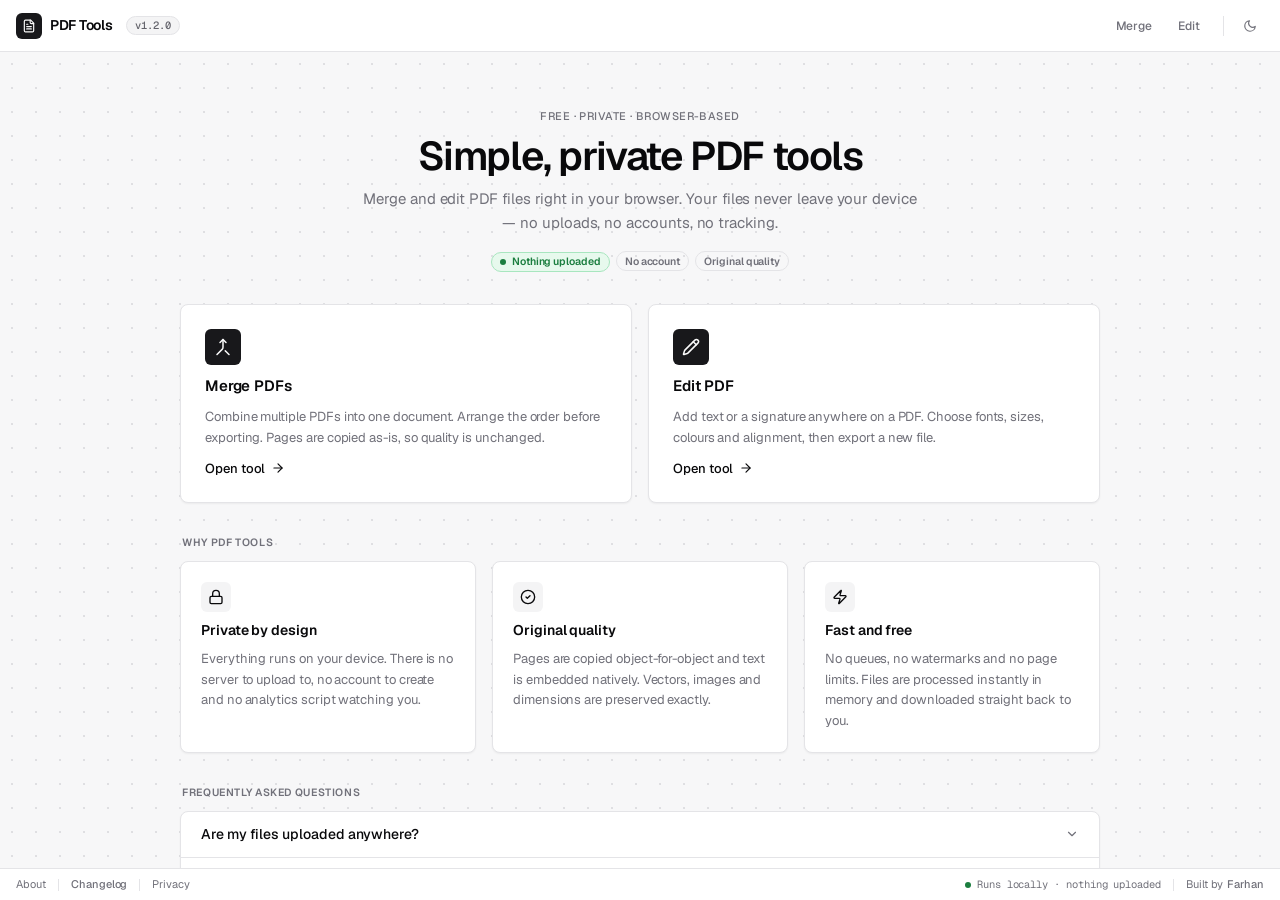
<file: index.html>
<!DOCTYPE html>
<html lang="en">
<head>
  <meta charset="utf-8">
  <meta name="viewport" content="width=device-width, initial-scale=1, viewport-fit=cover">
  <title>PDF Tools — Free, Private, Browser-Based PDF Merger &amp; Editor</title>
  <meta name="description" content="Free browser-based PDF tools. Merge PDFs and add text or a signature to any PDF privately — files never leave your device. No uploads, no accounts, no tracking.">
  <meta name="author" content="Farhan — farhan.app">
  <meta name="robots" content="index, follow, max-image-preview:large">
  <link rel="canonical" href="https://pdf.farhan.app/">
  <meta name="theme-color" content="#ffffff">
  <meta name="color-scheme" content="light dark">

  <meta property="og:type" content="website">
  <meta property="og:site_name" content="PDF Tools">
  <meta property="og:locale" content="en_GB">
  <meta property="og:title" content="PDF Tools — Free, Private, Browser-Based">
  <meta property="og:description" content="Merge and edit PDF files directly in your browser. No uploads, no accounts, no tracking.">
  <meta property="og:url" content="https://pdf.farhan.app/">
  <meta property="og:image" content="https://pdf.farhan.app/assets/og-home.png">
  <meta property="og:image:width" content="1200">
  <meta property="og:image:height" content="630">
  <meta property="og:image:alt" content="PDF Tools — simple, private PDF tools that run in your browser">
  <meta name="twitter:card" content="summary_large_image">
  <meta name="twitter:title" content="PDF Tools — Free, Private, Browser-Based">
  <meta name="twitter:description" content="Merge and edit PDF files directly in your browser. Built by Farhan — farhan.app">
  <meta name="twitter:image" content="https://pdf.farhan.app/assets/og-home.png">

  <link rel="icon" href="/assets/icon.svg" type="image/svg+xml">
  <link rel="apple-touch-icon" href="/assets/apple-touch-icon.png">
  <link rel="manifest" href="/manifest.webmanifest">
  <link rel="preload" href="/assets/fonts/geist-latin.woff2" as="font" type="font/woff2" crossorigin>
  <link rel="stylesheet" href="/assets/css/fonts.css?v=1.2.0">
  <link rel="stylesheet" href="/assets/css/tokens.css?v=1.2.0">
  <link rel="stylesheet" href="/assets/css/base.css?v=1.2.0">
  <link rel="stylesheet" href="/assets/css/primitives.css?v=1.2.0">
  <link rel="stylesheet" href="/assets/css/shell.css?v=1.2.0">
  <link rel="stylesheet" href="/assets/css/pages/common.css?v=1.2.0">
  <link rel="stylesheet" href="/assets/css/pages/landing.css?v=1.2.0">
  <link rel="stylesheet" href="/assets/css/responsive.css?v=1.2.0">
  <script>
    // Apply the stored theme before first paint to avoid a flash.
    (function () {
      try {
        var t = localStorage.getItem("app-theme");
        if (t === "dark" || t === "light") document.documentElement.setAttribute("data-theme", t);
        var dark = t ? t === "dark" : matchMedia("(prefers-color-scheme: dark)").matches;
        var m = document.querySelector('meta[name="theme-color"]');
        if (m) m.setAttribute("content", dark ? "#09090b" : "#ffffff");
      } catch (_) {}
    })();
  </script>
  <script type="application/ld+json">
  {
    "@context": "https://schema.org",
    "@graph": [
      {
        "@type": "WebSite",
        "@id": "https://pdf.farhan.app/#website",
        "url": "https://pdf.farhan.app/",
        "name": "PDF Tools",
        "description": "Free, private, browser-based PDF tools. Merge PDFs and add text or a signature to any PDF without uploading anything.",
        "inLanguage": "en",
        "publisher": { "@id": "https://farhan.app/#person" }
      },
      {
        "@type": "Person",
        "@id": "https://farhan.app/#person",
        "name": "Farhan",
        "url": "https://farhan.app"
      },
      {
        "@type": "WebApplication",
        "@id": "https://pdf.farhan.app/#app",
        "name": "PDF Tools",
        "url": "https://pdf.farhan.app/",
        "applicationCategory": "UtilitiesApplication",
        "operatingSystem": "Any",
        "browserRequirements": "Requires JavaScript",
        "isAccessibleForFree": true,
        "offers": { "@type": "Offer", "price": "0", "priceCurrency": "USD" },
        "featureList": [
          "Merge multiple PDF files into one",
          "Add text to any PDF page",
          "Add a signature or image to a PDF",
          "All processing happens in the browser"
        ],
        "author": { "@id": "https://farhan.app/#person" }
      },
      {
        "@type": "FAQPage",
        "mainEntity": [
          {
            "@type": "Question",
            "name": "Are my files uploaded anywhere?",
            "acceptedAnswer": { "@type": "Answer", "text": "No. Every tool runs entirely in your browser using JavaScript. Your PDFs are read from your device, processed in memory and downloaded back to you. There is no server, no account and no analytics." }
          },
          {
            "@type": "Question",
            "name": "Is there a file size limit?",
            "acceptedAnswer": { "@type": "Answer", "text": "There is no fixed limit. The only constraint is your browser's available memory, so very large files work best on a desktop browser." }
          },
          {
            "@type": "Question",
            "name": "Does merging or editing reduce quality?",
            "acceptedAnswer": { "@type": "Answer", "text": "No. Pages are copied object-for-object and text or images are embedded natively into the original PDF. Nothing is rasterised or recompressed." }
          },
          {
            "@type": "Question",
            "name": "Which fonts can I use in the editor?",
            "acceptedAnswer": { "@type": "Answer", "text": "Helvetica, Times and Courier work fully offline. You can also pick from more than 1,900 Google Fonts; the font file is only fetched from Google when you choose one, and it is embedded into your PDF." }
          },
          {
            "@type": "Question",
            "name": "Can I open a password-protected PDF?",
            "acceptedAnswer": { "@type": "Answer", "text": "Not yet. Remove the password first, for example by printing the file to a new PDF, then merge or edit the unprotected copy." }
          }
        ]
      }
    ]
  }
  </script>
</head>
<body>
  <a class="skip-link" href="#main">Skip to content</a>

  <header class="topbar">
    <a href="/" class="topbar-logo" aria-current="page">
      <span class="logo-mark" aria-hidden="true">
        <svg class="icon" viewBox="0 0 24 24" focusable="false"><path d="M15 2H6a2 2 0 0 0-2 2v16a2 2 0 0 0 2 2h12a2 2 0 0 0 2-2V7Z"/><path d="M14 2v4a2 2 0 0 0 2 2h4"/><path d="M10 9H8"/><path d="M16 13H8"/><path d="M16 17H8"/></svg>
      </span>
      <span>PDF Tools</span>
    </a>
    <a href="/changelog/" class="version-pill">v1.2.0<span class="visually-hidden"> — view changelog</span></a>

    <div class="topbar-spacer"></div>

    <nav class="topbar-nav" aria-label="Tools">
      <a class="btn btn-ghost btn-sm" href="/merge/">Merge</a>
      <a class="btn btn-ghost btn-sm" href="/edit/">Edit</a>
    </nav>
    <span class="topbar-divider" aria-hidden="true"></span>
    <button type="button" class="btn btn-ghost btn-icon btn-sm" data-theme-toggle aria-label="Switch to dark theme">
      <svg class="icon icon-sm theme-icon-light" viewBox="0 0 24 24" aria-hidden="true" focusable="false"><circle cx="12" cy="12" r="4"/><path d="M12 2v2M12 20v2M4.93 4.93l1.41 1.41M17.66 17.66l1.41 1.41M2 12h2M20 12h2M6.34 17.66l-1.41 1.41M19.07 4.93l-1.41 1.41"/></svg>
      <svg class="icon icon-sm theme-icon-dark" viewBox="0 0 24 24" aria-hidden="true" focusable="false"><path d="M21 12.79A9 9 0 1 1 11.21 3 7 7 0 0 0 21 12.79Z"/></svg>
    </button>
  </header>

  <main id="main" class="main" tabindex="-1">
    <div class="canvas-area">
      <div class="page">
        <section class="hero" aria-labelledby="heroTitle">
          <p class="eyebrow">Free · Private · Browser-based</p>
          <h1 id="heroTitle" class="page-title">Simple, private PDF tools</h1>
          <p class="page-sub">Merge and edit PDF files right in your browser. Your files never leave your device — no uploads, no accounts, no tracking.</p>
          <ul class="hero-badges">
            <li><span class="chip chip-green"><span class="chip-dot" aria-hidden="true"></span>Nothing uploaded</span></li>
            <li><span class="chip chip-outline">No account</span></li>
            <li><span class="chip chip-outline">Original quality</span></li>
          </ul>
        </section>

        <section aria-labelledby="toolsTitle">
          <h2 id="toolsTitle" class="visually-hidden">Tools</h2>
          <ul class="tool-grid">
            <li>
              <article class="tool-card">
                <span class="tool-card__icon" aria-hidden="true">
                  <svg class="icon" viewBox="0 0 24 24" focusable="false"><path d="m8 6 4-4 4 4"/><path d="M12 2v10.3a4 4 0 0 1-1.172 2.872L4 22"/><path d="m20 22-5-5"/></svg>
                </span>
                <h3><a href="/merge/">Merge PDFs</a></h3>
                <p>Combine multiple PDFs into one document. Arrange the order before exporting. Pages are copied as-is, so quality is unchanged.</p>
                <span class="tool-card__cta" aria-hidden="true">Open tool <svg class="icon icon-sm" viewBox="0 0 24 24" focusable="false"><path d="M5 12h14"/><path d="m12 5 7 7-7 7"/></svg></span>
              </article>
            </li>
            <li>
              <article class="tool-card">
                <span class="tool-card__icon" aria-hidden="true">
                  <svg class="icon" viewBox="0 0 24 24" focusable="false"><path d="M21.174 6.812a1 1 0 0 0-3.986-3.987L3.842 16.174a2 2 0 0 0-.5.83l-1.321 4.352a.5.5 0 0 0 .623.622l4.353-1.32a2 2 0 0 0 .83-.497z"/><path d="m15 5 4 4"/></svg>
                </span>
                <h3><a href="/edit/">Edit PDF</a></h3>
                <p>Add text or a signature anywhere on a PDF. Choose fonts, sizes, colours and alignment, then export a new file.</p>
                <span class="tool-card__cta" aria-hidden="true">Open tool <svg class="icon icon-sm" viewBox="0 0 24 24" focusable="false"><path d="M5 12h14"/><path d="m12 5 7 7-7 7"/></svg></span>
              </article>
            </li>
          </ul>
        </section>

        <section class="landing-section" aria-labelledby="whyTitle">
          <h2 id="whyTitle" class="section-title">Why PDF Tools</h2>
          <ul class="feature-grid">
            <li class="feature">
              <span class="feature__icon" aria-hidden="true"><svg class="icon" viewBox="0 0 24 24" focusable="false"><rect width="18" height="11" x="3" y="11" rx="2" ry="2"/><path d="M7 11V7a5 5 0 0 1 10 0v4"/></svg></span>
              <h3>Private by design</h3>
              <p>Everything runs on your device. There is no server to upload to, no account to create and no analytics script watching you.</p>
            </li>
            <li class="feature">
              <span class="feature__icon" aria-hidden="true"><svg class="icon" viewBox="0 0 24 24" focusable="false"><circle cx="12" cy="12" r="10"/><path d="m9 12 2 2 4-4"/></svg></span>
              <h3>Original quality</h3>
              <p>Pages are copied object-for-object and text is embedded natively. Vectors, images and dimensions are preserved exactly.</p>
            </li>
            <li class="feature">
              <span class="feature__icon" aria-hidden="true"><svg class="icon" viewBox="0 0 24 24" focusable="false"><path d="M4 14a1 1 0 0 1-.78-1.63l9.9-10.2a.5.5 0 0 1 .86.46l-1.92 6.02A1 1 0 0 0 13 10h7a1 1 0 0 1 .78 1.63l-9.9 10.2a.5.5 0 0 1-.86-.46l1.92-6.02A1 1 0 0 0 11 14z"/></svg></span>
              <h3>Fast and free</h3>
              <p>No queues, no watermarks and no page limits. Files are processed instantly in memory and downloaded straight back to you.</p>
            </li>
          </ul>
        </section>

        <section class="landing-section" aria-labelledby="faqTitle">
          <h2 id="faqTitle" class="section-title">Frequently asked questions</h2>
          <ul class="faq">
            <li>
              <details>
                <summary>Are my files uploaded anywhere? <svg class="icon icon-sm" viewBox="0 0 24 24" aria-hidden="true" focusable="false"><path d="m6 9 6 6 6-6"/></svg></summary>
                <div><p>No. Every tool runs entirely in your browser using JavaScript. Your PDFs are read from your device, processed in memory and downloaded back to you. There is no server, no account and no analytics.</p></div>
              </details>
            </li>
            <li>
              <details>
                <summary>Is there a file size limit? <svg class="icon icon-sm" viewBox="0 0 24 24" aria-hidden="true" focusable="false"><path d="m6 9 6 6 6-6"/></svg></summary>
                <div><p>There is no fixed limit. The only constraint is your browser’s available memory, so very large files work best on a desktop browser.</p></div>
              </details>
            </li>
            <li>
              <details>
                <summary>Does merging or editing reduce quality? <svg class="icon icon-sm" viewBox="0 0 24 24" aria-hidden="true" focusable="false"><path d="m6 9 6 6 6-6"/></svg></summary>
                <div><p>No. Pages are copied object-for-object and text or images are embedded natively into the original PDF. Nothing is rasterised or recompressed.</p></div>
              </details>
            </li>
            <li>
              <details>
                <summary>Which fonts can I use in the editor? <svg class="icon icon-sm" viewBox="0 0 24 24" aria-hidden="true" focusable="false"><path d="m6 9 6 6 6-6"/></svg></summary>
                <div><p>Helvetica, Times and Courier work fully offline. You can also pick from more than 1,900 Google Fonts; the font file is only fetched from Google when you choose one, and it is embedded into your PDF.</p></div>
              </details>
            </li>
            <li>
              <details>
                <summary>Can I open a password-protected PDF? <svg class="icon icon-sm" viewBox="0 0 24 24" aria-hidden="true" focusable="false"><path d="m6 9 6 6 6-6"/></svg></summary>
                <div><p>Not yet. Remove the password first, for example by printing the file to a new PDF, then merge or edit the unprotected copy.</p></div>
              </details>
            </li>
          </ul>
        </section>
      </div>
    </div>
  </main>

  <footer class="app-footer">
    <button type="button" class="app-footer__link" data-dialog-open="aboutDialog">About</button>
    <span class="footer-sep" aria-hidden="true"></span>
    <a href="/changelog/">Changelog</a>
    <span class="footer-sep" aria-hidden="true"></span>
    <button type="button" class="app-footer__link" data-dialog-open="privacyDialog">Privacy</button>
    <span class="footer-spacer"></span>
    <span class="footer-meta">Runs locally · nothing uploaded</span>
    <span class="footer-sep" aria-hidden="true"></span>
    <span class="footer-credit">Built by <a href="https://farhan.app" rel="noopener">Farhan</a></span>
  </footer>

  <nav class="mobile-nav" aria-label="Primary">
    <ul>
      <li>
        <a class="mobile-nav-item" href="/" aria-current="page">
          <span class="mobile-nav-icon" aria-hidden="true"><svg class="icon" viewBox="0 0 24 24" focusable="false"><path d="M3 9.5 12 3l9 6.5V20a1 1 0 0 1-1 1h-5v-6H9v6H4a1 1 0 0 1-1-1z"/></svg></span>
          Home
        </a>
      </li>
      <li>
        <a class="mobile-nav-item" href="/merge/">
          <span class="mobile-nav-icon" aria-hidden="true"><svg class="icon" viewBox="0 0 24 24" focusable="false"><path d="m8 6 4-4 4 4"/><path d="M12 2v10.3a4 4 0 0 1-1.172 2.872L4 22"/><path d="m20 22-5-5"/></svg></span>
          Merge
        </a>
      </li>
      <li>
        <a class="mobile-nav-item" href="/edit/">
          <span class="mobile-nav-icon" aria-hidden="true"><svg class="icon" viewBox="0 0 24 24" focusable="false"><path d="M21.174 6.812a1 1 0 0 0-3.986-3.987L3.842 16.174a2 2 0 0 0-.5.83l-1.321 4.352a.5.5 0 0 0 .623.622l4.353-1.32a2 2 0 0 0 .83-.497z"/><path d="m15 5 4 4"/></svg></span>
          Edit
        </a>
      </li>
      <li>
        <button type="button" class="mobile-nav-item" data-theme-toggle aria-label="Switch to dark theme">
          <span class="mobile-nav-icon" aria-hidden="true">
            <svg class="icon theme-icon-light" viewBox="0 0 24 24" focusable="false"><circle cx="12" cy="12" r="4"/><path d="M12 2v2M12 20v2M4.93 4.93l1.41 1.41M17.66 17.66l1.41 1.41M2 12h2M20 12h2M6.34 17.66l-1.41 1.41M19.07 4.93l-1.41 1.41"/></svg>
            <svg class="icon theme-icon-dark" viewBox="0 0 24 24" focusable="false"><path d="M21 12.79A9 9 0 1 1 11.21 3 7 7 0 0 0 21 12.79Z"/></svg>
          </span>
          Theme
        </button>
      </li>
    </ul>
  </nav>

  <dialog class="modal" id="aboutDialog" aria-labelledby="aboutTitle">
    <div class="modal__inner">
      <div class="modal__header">
        <h2 id="aboutTitle" class="modal__title">About PDF Tools</h2>
        <button type="button" class="btn btn-ghost btn-icon btn-sm" data-dialog-close aria-label="Close dialog">
          <svg class="icon" viewBox="0 0 24 24" aria-hidden="true" focusable="false"><path d="M18 6 6 18M6 6l12 12"/></svg>
        </button>
      </div>
      <div class="modal__body">
        <p>PDF Tools is a small set of free, browser-based utilities for everyday PDF jobs: merging files and adding text or a signature to a page.</p>
        <p class="modal__muted">Everything runs client-side with <a href="https://pdf-lib.js.org/" rel="noopener">pdf-lib</a> and <a href="https://mozilla.github.io/pdf.js/" rel="noopener">pdf.js</a>. There is no backend, no database and no account.</p>
        <ul class="modal__links">
          <li>Built by <a href="https://farhan.app" rel="noopener">Farhan</a></li>
          <li>Design benchmarked against <a href="https://app-blueprint.farhan.app/" rel="noopener">App Blueprint</a></li>
        </ul>
      </div>
    </div>
  </dialog>

  <dialog class="modal" id="privacyDialog" aria-labelledby="privacyTitle">
    <div class="modal__inner">
      <div class="modal__header">
        <h2 id="privacyTitle" class="modal__title">Privacy</h2>
        <button type="button" class="btn btn-ghost btn-icon btn-sm" data-dialog-close aria-label="Close dialog">
          <svg class="icon" viewBox="0 0 24 24" aria-hidden="true" focusable="false"><path d="M18 6 6 18M6 6l12 12"/></svg>
        </button>
      </div>
      <div class="modal__body">
        <p>Your files are processed entirely on your device and are never uploaded. This site sets no cookies and uses no analytics.</p>
        <p class="modal__muted">The only optional network request is to Google Fonts, and only when you pick a Google font in the editor. Your theme preference is stored in your browser’s local storage.</p>
      </div>
    </div>
  </dialog>

  <script type="module" src="/assets/js/shell.js?v=1.2.0"></script>
</body>
</html>
</file>
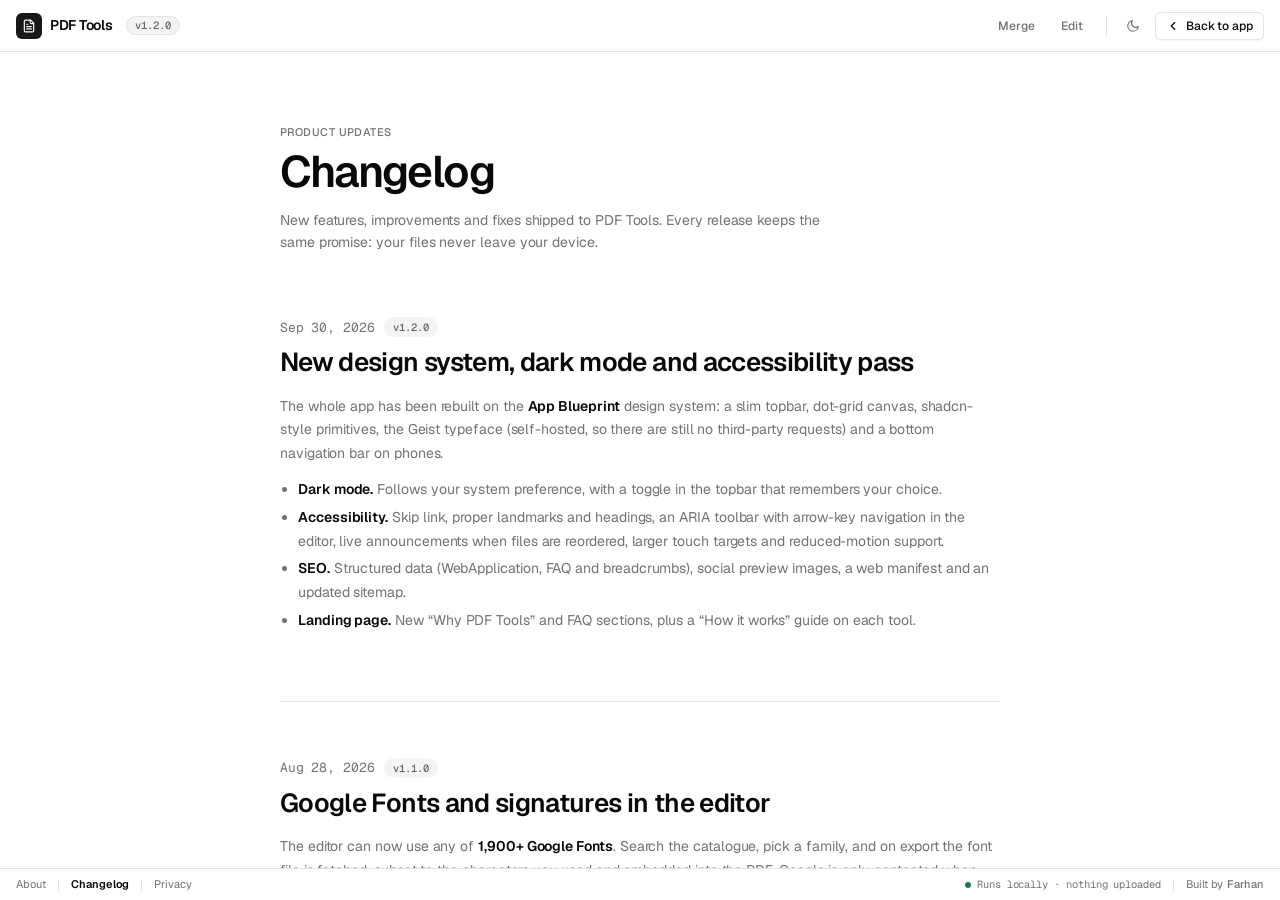
<file: changelog/index.html>
<!DOCTYPE html>
<html lang="en">
<head>
  <meta charset="utf-8">
  <meta name="viewport" content="width=device-width, initial-scale=1, viewport-fit=cover">
  <title>Changelog — PDF Tools</title>
  <meta name="description" content="Release notes for PDF Tools: new features, improvements and fixes to the free, private, browser-based PDF merger and editor.">
  <meta name="author" content="Farhan — farhan.app">
  <meta name="robots" content="index, follow, max-image-preview:large">
  <link rel="canonical" href="https://pdf.farhan.app/changelog/">
  <meta name="theme-color" content="#ffffff">
  <meta name="color-scheme" content="light dark">

  <meta property="og:type" content="website">
  <meta property="og:site_name" content="PDF Tools">
  <meta property="og:locale" content="en_GB">
  <meta property="og:title" content="Changelog — PDF Tools">
  <meta property="og:description" content="New features, improvements and fixes shipped to PDF Tools.">
  <meta property="og:url" content="https://pdf.farhan.app/changelog/">
  <meta property="og:image" content="https://pdf.farhan.app/assets/og-home.png">
  <meta property="og:image:width" content="1200">
  <meta property="og:image:height" content="630">
  <meta property="og:image:alt" content="PDF Tools — simple, private PDF tools that run in your browser">
  <meta name="twitter:card" content="summary_large_image">
  <meta name="twitter:title" content="Changelog — PDF Tools">
  <meta name="twitter:description" content="New features, improvements and fixes shipped to PDF Tools.">
  <meta name="twitter:image" content="https://pdf.farhan.app/assets/og-home.png">

  <link rel="icon" href="/assets/icon.svg" type="image/svg+xml">
  <link rel="apple-touch-icon" href="/assets/apple-touch-icon.png">
  <link rel="manifest" href="/manifest.webmanifest">
  <link rel="preload" href="/assets/fonts/geist-latin.woff2" as="font" type="font/woff2" crossorigin>
  <link rel="stylesheet" href="/assets/css/fonts.css?v=1.2.0">
  <link rel="stylesheet" href="/assets/css/tokens.css?v=1.2.0">
  <link rel="stylesheet" href="/assets/css/base.css?v=1.2.0">
  <link rel="stylesheet" href="/assets/css/primitives.css?v=1.2.0">
  <link rel="stylesheet" href="/assets/css/shell.css?v=1.2.0">
  <link rel="stylesheet" href="/assets/css/pages/common.css?v=1.2.0">
  <link rel="stylesheet" href="/assets/css/pages/changelog.css?v=1.2.0">
  <link rel="stylesheet" href="/assets/css/responsive.css?v=1.2.0">
  <script>
    // Apply the stored theme before first paint to avoid a flash.
    (function () {
      try {
        var t = localStorage.getItem("app-theme");
        if (t === "dark" || t === "light") document.documentElement.setAttribute("data-theme", t);
        var dark = t ? t === "dark" : matchMedia("(prefers-color-scheme: dark)").matches;
        var m = document.querySelector('meta[name="theme-color"]');
        if (m) m.setAttribute("content", dark ? "#09090b" : "#ffffff");
      } catch (_) {}
    })();
  </script>
  <script type="application/ld+json">
  {
    "@context": "https://schema.org",
    "@graph": [
      {
        "@type": "WebPage",
        "@id": "https://pdf.farhan.app/changelog/",
        "url": "https://pdf.farhan.app/changelog/",
        "name": "Changelog — PDF Tools",
        "description": "Release notes for PDF Tools.",
        "isPartOf": { "@id": "https://pdf.farhan.app/#website" },
        "dateModified": "2026-09-30"
      },
      {
        "@type": "BreadcrumbList",
        "itemListElement": [
          { "@type": "ListItem", "position": 1, "name": "PDF Tools", "item": "https://pdf.farhan.app/" },
          { "@type": "ListItem", "position": 2, "name": "Changelog", "item": "https://pdf.farhan.app/changelog/" }
        ]
      }
    ]
  }
  </script>
</head>
<body>
  <a class="skip-link" href="#main">Skip to content</a>

  <header class="topbar">
    <a href="/" class="topbar-logo">
      <span class="logo-mark" aria-hidden="true">
        <svg class="icon" viewBox="0 0 24 24" focusable="false"><path d="M15 2H6a2 2 0 0 0-2 2v16a2 2 0 0 0 2 2h12a2 2 0 0 0 2-2V7Z"/><path d="M14 2v4a2 2 0 0 0 2 2h4"/><path d="M10 9H8"/><path d="M16 13H8"/><path d="M16 17H8"/></svg>
      </span>
      <span>PDF Tools</span>
    </a>
    <a href="/changelog/" class="version-pill" aria-current="page">v1.2.0<span class="visually-hidden"> — changelog</span></a>

    <div class="topbar-spacer"></div>

    <nav class="topbar-nav" aria-label="Tools">
      <a class="btn btn-ghost btn-sm" href="/merge/">Merge</a>
      <a class="btn btn-ghost btn-sm" href="/edit/">Edit</a>
    </nav>
    <span class="topbar-divider" aria-hidden="true"></span>
    <button type="button" class="btn btn-ghost btn-icon btn-sm" data-theme-toggle aria-label="Switch to dark theme">
      <svg class="icon icon-sm theme-icon-light" viewBox="0 0 24 24" aria-hidden="true" focusable="false"><circle cx="12" cy="12" r="4"/><path d="M12 2v2M12 20v2M4.93 4.93l1.41 1.41M17.66 17.66l1.41 1.41M2 12h2M20 12h2M6.34 17.66l-1.41 1.41M19.07 4.93l-1.41 1.41"/></svg>
      <svg class="icon icon-sm theme-icon-dark" viewBox="0 0 24 24" aria-hidden="true" focusable="false"><path d="M21 12.79A9 9 0 1 1 11.21 3 7 7 0 0 0 21 12.79Z"/></svg>
    </button>
    <a href="/" class="btn btn-outline btn-sm">
      <svg class="icon icon-sm" viewBox="0 0 24 24" aria-hidden="true" focusable="false"><path d="m15 18-6-6 6-6"/></svg>
      Back to app
    </a>
  </header>

  <main id="main" class="main" tabindex="-1">
    <div class="canvas-area changelog-area">
      <div class="changelog">
        <header class="cl-header">
          <p class="eyebrow">Product updates</p>
          <h1 class="cl-title">Changelog</h1>
          <p class="cl-sub">New features, improvements and fixes shipped to PDF Tools. Every release keeps the same promise: your files never leave your device.</p>
        </header>

        <article class="cl-entry" id="v1-2-0" aria-labelledby="v120Title">
          <div class="cl-meta">
            <time class="cl-date" datetime="2026-09-30">Sep 30, 2026</time>
            <span class="chip chip-mono">v1.2.0</span>
          </div>
          <h2 class="cl-entry-title" id="v120Title"><a href="#v1-2-0">New design system, dark mode and accessibility pass</a></h2>
          <p class="cl-body-text">
            The whole app has been rebuilt on the <strong>App Blueprint</strong> design system: a slim topbar,
            dot-grid canvas, shadcn-style primitives, the Geist typeface (self-hosted, so there are still no
            third-party requests) and a bottom navigation bar on phones.
          </p>
          <ul class="cl-list">
            <li><strong>Dark mode.</strong> Follows your system preference, with a toggle in the topbar that remembers your choice.</li>
            <li><strong>Accessibility.</strong> Skip link, proper landmarks and headings, an ARIA toolbar with arrow-key navigation in the editor, live announcements when files are reordered, larger touch targets and reduced-motion support.</li>
            <li><strong>SEO.</strong> Structured data (WebApplication, FAQ and breadcrumbs), social preview images, a web manifest and an updated sitemap.</li>
            <li><strong>Landing page.</strong> New “Why PDF Tools” and FAQ sections, plus a “How it works” guide on each tool.</li>
          </ul>
        </article>

        <article class="cl-entry" id="v1-1-0" aria-labelledby="v110Title">
          <div class="cl-meta">
            <time class="cl-date" datetime="2026-08-28">Aug 28, 2026</time>
            <span class="chip chip-mono">v1.1.0</span>
          </div>
          <h2 class="cl-entry-title" id="v110Title"><a href="#v1-1-0">Google Fonts and signatures in the editor</a></h2>
          <p class="cl-body-text">
            The editor can now use any of <strong>1,900+ Google Fonts</strong>. Search the catalogue, pick a family,
            and on export the font file is fetched, subset to the characters you used and embedded into the PDF.
            Google is only contacted when you actually choose a Google font; the standard fonts stay fully offline.
          </p>
          <ul class="cl-list">
            <li><strong>Signature and image upload.</strong> Add a PNG, JPEG, SVG or WebP, tap to place it, drag to move and use the corner handle to scale. Transparency is preserved.</li>
            <li><strong>Sharing metadata.</strong> Author, Open Graph and Twitter tags on every page.</li>
          </ul>
        </article>

        <article class="cl-entry" id="v1-0-0" aria-labelledby="v100Title">
          <div class="cl-meta">
            <time class="cl-date" datetime="2026-08-28">Aug 28, 2026</time>
            <span class="chip chip-mono">v1.0.0</span>
          </div>
          <h2 class="cl-entry-title" id="v100Title"><a href="#v1-0-0">Initial release: merge and edit PDFs in the browser</a></h2>
          <p class="cl-body-text">
            PDF Tools launches with two utilities that run entirely client-side with pdf-lib and pdf.js.
            No accounts, no backend, no database.
          </p>
          <ul class="cl-list">
            <li><strong>Merge.</strong> Combine multiple PDFs, reorder by drag or arrow buttons, export one file. Pages are copied object-for-object so nothing is rasterised.</li>
            <li><strong>Edit.</strong> Add text anywhere on a page with Helvetica, Times or Courier; set size, colour, bold, italic and alignment; text is embedded natively on export.</li>
          </ul>
        </article>
      </div>
    </div>
  </main>

  <footer class="app-footer">
    <button type="button" class="app-footer__link" data-dialog-open="aboutDialog">About</button>
    <span class="footer-sep" aria-hidden="true"></span>
    <a href="/changelog/" aria-current="page">Changelog</a>
    <span class="footer-sep" aria-hidden="true"></span>
    <button type="button" class="app-footer__link" data-dialog-open="privacyDialog">Privacy</button>
    <span class="footer-spacer"></span>
    <span class="footer-meta">Runs locally · nothing uploaded</span>
    <span class="footer-sep" aria-hidden="true"></span>
    <span class="footer-credit">Built by <a href="https://farhan.app" rel="noopener">Farhan</a></span>
  </footer>

  <nav class="mobile-nav" aria-label="Primary">
    <ul>
      <li>
        <a class="mobile-nav-item" href="/">
          <span class="mobile-nav-icon" aria-hidden="true"><svg class="icon" viewBox="0 0 24 24" focusable="false"><path d="M3 9.5 12 3l9 6.5V20a1 1 0 0 1-1 1h-5v-6H9v6H4a1 1 0 0 1-1-1z"/></svg></span>
          Home
        </a>
      </li>
      <li>
        <a class="mobile-nav-item" href="/merge/">
          <span class="mobile-nav-icon" aria-hidden="true"><svg class="icon" viewBox="0 0 24 24" focusable="false"><path d="m8 6 4-4 4 4"/><path d="M12 2v10.3a4 4 0 0 1-1.172 2.872L4 22"/><path d="m20 22-5-5"/></svg></span>
          Merge
        </a>
      </li>
      <li>
        <a class="mobile-nav-item" href="/edit/">
          <span class="mobile-nav-icon" aria-hidden="true"><svg class="icon" viewBox="0 0 24 24" focusable="false"><path d="M21.174 6.812a1 1 0 0 0-3.986-3.987L3.842 16.174a2 2 0 0 0-.5.83l-1.321 4.352a.5.5 0 0 0 .623.622l4.353-1.32a2 2 0 0 0 .83-.497z"/><path d="m15 5 4 4"/></svg></span>
          Edit
        </a>
      </li>
      <li>
        <button type="button" class="mobile-nav-item" data-theme-toggle aria-label="Switch to dark theme">
          <span class="mobile-nav-icon" aria-hidden="true">
            <svg class="icon theme-icon-light" viewBox="0 0 24 24" focusable="false"><circle cx="12" cy="12" r="4"/><path d="M12 2v2M12 20v2M4.93 4.93l1.41 1.41M17.66 17.66l1.41 1.41M2 12h2M20 12h2M6.34 17.66l-1.41 1.41M19.07 4.93l-1.41 1.41"/></svg>
            <svg class="icon theme-icon-dark" viewBox="0 0 24 24" focusable="false"><path d="M21 12.79A9 9 0 1 1 11.21 3 7 7 0 0 0 21 12.79Z"/></svg>
          </span>
          Theme
        </button>
      </li>
    </ul>
  </nav>

  <dialog class="modal" id="aboutDialog" aria-labelledby="aboutTitle">
    <div class="modal__inner">
      <div class="modal__header">
        <h2 id="aboutTitle" class="modal__title">About PDF Tools</h2>
        <button type="button" class="btn btn-ghost btn-icon btn-sm" data-dialog-close aria-label="Close dialog">
          <svg class="icon" viewBox="0 0 24 24" aria-hidden="true" focusable="false"><path d="M18 6 6 18M6 6l12 12"/></svg>
        </button>
      </div>
      <div class="modal__body">
        <p>PDF Tools is a small set of free, browser-based utilities for everyday PDF jobs: merging files and adding text or a signature to a page.</p>
        <p class="modal__muted">Everything runs client-side with <a href="https://pdf-lib.js.org/" rel="noopener">pdf-lib</a> and <a href="https://mozilla.github.io/pdf.js/" rel="noopener">pdf.js</a>. There is no backend, no database and no account.</p>
        <ul class="modal__links">
          <li>Built by <a href="https://farhan.app" rel="noopener">Farhan</a></li>
          <li>Design benchmarked against <a href="https://app-blueprint.farhan.app/" rel="noopener">App Blueprint</a></li>
        </ul>
      </div>
    </div>
  </dialog>

  <dialog class="modal" id="privacyDialog" aria-labelledby="privacyTitle">
    <div class="modal__inner">
      <div class="modal__header">
        <h2 id="privacyTitle" class="modal__title">Privacy</h2>
        <button type="button" class="btn btn-ghost btn-icon btn-sm" data-dialog-close aria-label="Close dialog">
          <svg class="icon" viewBox="0 0 24 24" aria-hidden="true" focusable="false"><path d="M18 6 6 18M6 6l12 12"/></svg>
        </button>
      </div>
      <div class="modal__body">
        <p>Your files are processed entirely on your device and are never uploaded. This site sets no cookies and uses no analytics.</p>
        <p class="modal__muted">The only optional network request is to Google Fonts, and only when you pick a Google font in the editor. Your theme preference is stored in your browser’s local storage.</p>
      </div>
    </div>
  </dialog>

  <script type="module" src="/assets/js/shell.js?v=1.2.0"></script>
</body>
</html>
</file>
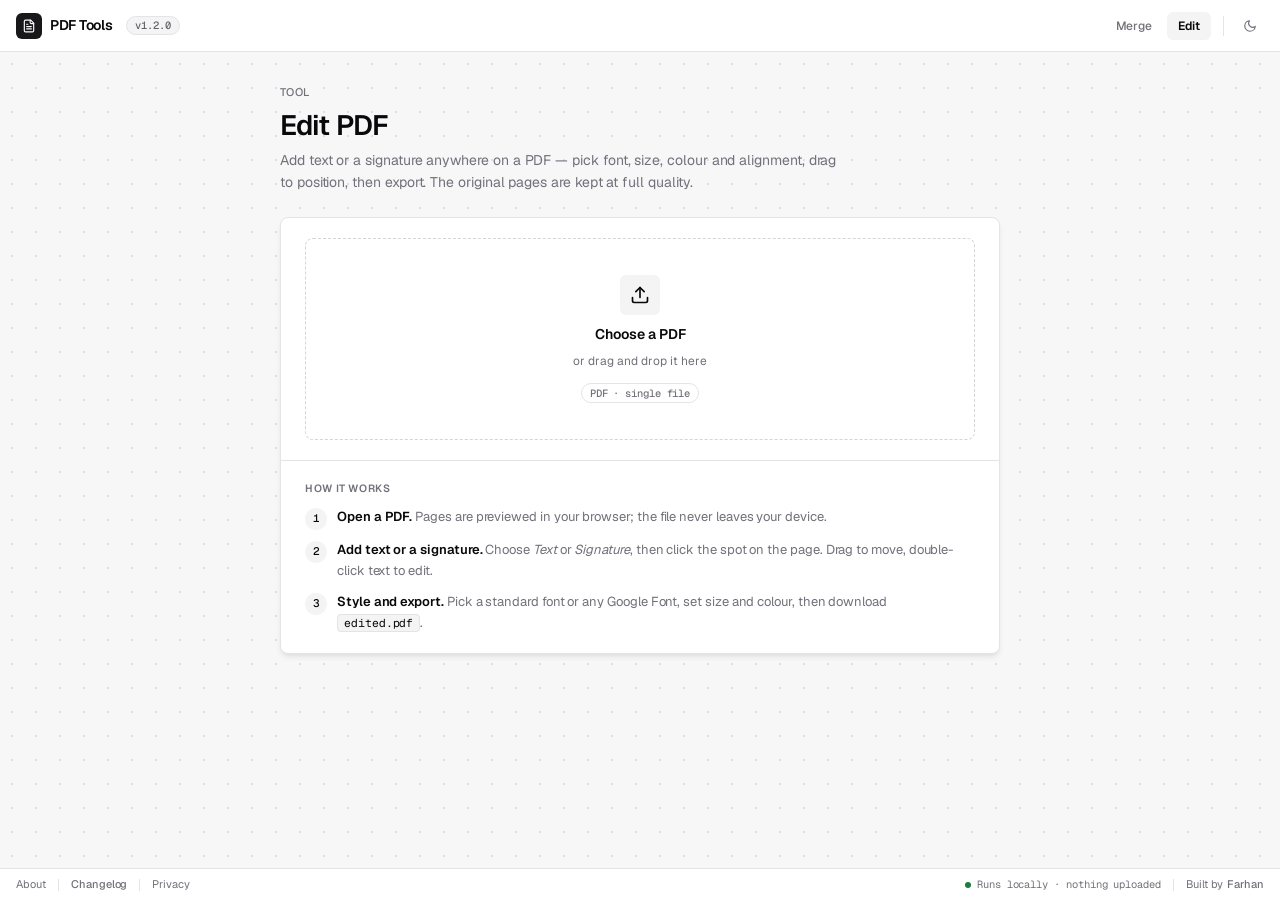
<file: edit/index.html>
<!DOCTYPE html>
<html lang="en">
<head>
  <meta charset="utf-8">
  <meta name="viewport" content="width=device-width, initial-scale=1, viewport-fit=cover">
  <title>Edit PDF Online Free — Add Text &amp; Signature — PDF Tools</title>
  <meta name="description" content="Edit PDF files online for free. Add text or a signature image to any page, choose fonts, sizes and colours, and export — all in your browser with nothing uploaded.">
  <meta name="author" content="Farhan — farhan.app">
  <meta name="robots" content="index, follow, max-image-preview:large">
  <link rel="canonical" href="https://pdf.farhan.app/edit/">
  <meta name="theme-color" content="#ffffff">
  <meta name="color-scheme" content="light dark">

  <meta property="og:type" content="website">
  <meta property="og:site_name" content="PDF Tools">
  <meta property="og:locale" content="en_GB">
  <meta property="og:title" content="Edit PDF Online Free — Add Text &amp; Signature — PDF Tools">
  <meta property="og:description" content="Add text or a signature to any PDF directly in your browser. Fonts, sizes, colours and alignment. Nothing is uploaded.">
  <meta property="og:url" content="https://pdf.farhan.app/edit/">
  <meta property="og:image" content="https://pdf.farhan.app/assets/og-edit.png">
  <meta property="og:image:width" content="1200">
  <meta property="og:image:height" content="630">
  <meta property="og:image:alt" content="Edit PDF — add text and signatures in your browser with PDF Tools">
  <meta name="twitter:card" content="summary_large_image">
  <meta name="twitter:title" content="Edit PDF Online Free — Add Text &amp; Signature — PDF Tools">
  <meta name="twitter:description" content="Add text or a signature to any PDF directly in your browser. Built by Farhan — farhan.app">
  <meta name="twitter:image" content="https://pdf.farhan.app/assets/og-edit.png">

  <link rel="icon" href="/assets/icon.svg" type="image/svg+xml">
  <link rel="apple-touch-icon" href="/assets/apple-touch-icon.png">
  <link rel="manifest" href="/manifest.webmanifest">
  <link rel="preload" href="/assets/fonts/geist-latin.woff2" as="font" type="font/woff2" crossorigin>
  <link rel="stylesheet" href="/assets/css/fonts.css?v=1.2.0">
  <link rel="stylesheet" href="/assets/css/tokens.css?v=1.2.0">
  <link rel="stylesheet" href="/assets/css/base.css?v=1.2.0">
  <link rel="stylesheet" href="/assets/css/primitives.css?v=1.2.0">
  <link rel="stylesheet" href="/assets/css/shell.css?v=1.2.0">
  <link rel="stylesheet" href="/assets/css/pages/common.css?v=1.2.0">
  <link rel="stylesheet" href="/assets/css/pages/tool.css?v=1.2.0">
  <link rel="stylesheet" href="/assets/css/pages/editor.css?v=1.2.0">
  <link rel="stylesheet" href="/assets/css/responsive.css?v=1.2.0">
  <script>
    // Apply the stored theme before first paint to avoid a flash.
    (function () {
      try {
        var t = localStorage.getItem("app-theme");
        if (t === "dark" || t === "light") document.documentElement.setAttribute("data-theme", t);
        var dark = t ? t === "dark" : matchMedia("(prefers-color-scheme: dark)").matches;
        var m = document.querySelector('meta[name="theme-color"]');
        if (m) m.setAttribute("content", dark ? "#09090b" : "#ffffff");
      } catch (_) {}
    })();
  </script>
  <script type="application/ld+json">
  {
    "@context": "https://schema.org",
    "@graph": [
      {
        "@type": "WebApplication",
        "@id": "https://pdf.farhan.app/edit/#app",
        "name": "PDF Editor",
        "url": "https://pdf.farhan.app/edit/",
        "description": "Add text or a signature image to any PDF page directly in your browser. Choose fonts, sizes, colours and alignment; nothing is uploaded.",
        "applicationCategory": "UtilitiesApplication",
        "operatingSystem": "Any",
        "browserRequirements": "Requires JavaScript",
        "isAccessibleForFree": true,
        "offers": { "@type": "Offer", "price": "0", "priceCurrency": "USD" },
        "isPartOf": { "@id": "https://pdf.farhan.app/#website" },
        "author": { "@type": "Person", "name": "Farhan", "url": "https://farhan.app" }
      },
      {
        "@type": "BreadcrumbList",
        "itemListElement": [
          { "@type": "ListItem", "position": 1, "name": "PDF Tools", "item": "https://pdf.farhan.app/" },
          { "@type": "ListItem", "position": 2, "name": "Edit PDF", "item": "https://pdf.farhan.app/edit/" }
        ]
      }
    ]
  }
  </script>
</head>
<body>
  <a class="skip-link" href="#main">Skip to content</a>

  <header class="topbar">
    <a href="/" class="topbar-logo">
      <span class="logo-mark" aria-hidden="true">
        <svg class="icon" viewBox="0 0 24 24" focusable="false"><path d="M15 2H6a2 2 0 0 0-2 2v16a2 2 0 0 0 2 2h12a2 2 0 0 0 2-2V7Z"/><path d="M14 2v4a2 2 0 0 0 2 2h4"/><path d="M10 9H8"/><path d="M16 13H8"/><path d="M16 17H8"/></svg>
      </span>
      <span>PDF Tools</span>
    </a>
    <a href="/changelog/" class="version-pill">v1.2.0<span class="visually-hidden"> — view changelog</span></a>

    <div class="topbar-spacer"></div>

    <nav class="topbar-nav" aria-label="Tools">
      <a class="btn btn-ghost btn-sm" href="/merge/">Merge</a>
      <a class="btn btn-ghost btn-sm" href="/edit/" aria-current="page">Edit</a>
    </nav>
    <span class="topbar-divider" aria-hidden="true"></span>
    <button type="button" class="btn btn-ghost btn-icon btn-sm" data-theme-toggle aria-label="Switch to dark theme">
      <svg class="icon icon-sm theme-icon-light" viewBox="0 0 24 24" aria-hidden="true" focusable="false"><circle cx="12" cy="12" r="4"/><path d="M12 2v2M12 20v2M4.93 4.93l1.41 1.41M17.66 17.66l1.41 1.41M2 12h2M20 12h2M6.34 17.66l-1.41 1.41M19.07 4.93l-1.41 1.41"/></svg>
      <svg class="icon icon-sm theme-icon-dark" viewBox="0 0 24 24" aria-hidden="true" focusable="false"><path d="M21 12.79A9 9 0 1 1 11.21 3 7 7 0 0 0 21 12.79Z"/></svg>
    </button>
  </header>

  <main id="main" class="main" tabindex="-1">
    <!-- Upload state -->
    <section class="canvas-area" id="intro" aria-labelledby="pageTitle">
      <div class="page page-narrow">
        <header class="page-header">
          <p class="eyebrow">Tool</p>
          <h1 id="pageTitle" class="page-title">Edit PDF</h1>
          <p class="page-sub">Add text or a signature anywhere on a PDF — pick font, size, colour and alignment, drag to position, then export. The original pages are kept at full quality.</p>
        </header>

        <div class="canvas">
          <div class="canvas-section">
            <button type="button" class="dropzone" id="dropzone">
              <span class="dropzone__icon" aria-hidden="true">
                <svg class="icon" viewBox="0 0 24 24" focusable="false"><path d="M21 15v4a2 2 0 0 1-2 2H5a2 2 0 0 1-2-2v-4"/><polyline points="17 8 12 3 7 8"/><line x1="12" x2="12" y1="3" y2="15"/></svg>
              </span>
              <span class="dropzone__title">Choose a PDF</span>
              <span class="dropzone__hint">or drag and drop it here</span>
              <span class="chip chip-outline chip-mono dropzone__meta">PDF · single file</span>
            </button>
            <input type="file" id="fileInput" class="visually-hidden" accept="application/pdf,.pdf" aria-hidden="true" tabindex="-1">

            <p class="status-line" id="introStatus" role="status" aria-live="polite"></p>
          </div>

          <section class="canvas-section" aria-labelledby="howTitle">
            <h2 id="howTitle" class="section-title">How it works</h2>
            <ol class="steps">
              <li><span><strong>Open a PDF.</strong> Pages are previewed in your browser; the file never leaves your device.</span></li>
              <li><span><strong>Add text or a signature.</strong> Choose <em>Text</em> or <em>Signature</em>, then click the spot on the page. Drag to move, double-click text to edit.</span></li>
              <li><span><strong>Style and export.</strong> Pick a standard font or any Google Font, set size and colour, then download <code>edited.pdf</code>.</span></li>
            </ol>
          </section>
        </div>
      </div>
    </section>

    <!-- Editor state -->
    <section class="editor" id="editor" aria-labelledby="editorTitle" hidden>
      <h2 id="editorTitle" class="visually-hidden">Editor</h2>

      <div class="editor-toolbar" role="toolbar" aria-label="Editing tools">
        <button type="button" class="btn btn-outline btn-sm" id="addTextBtn" aria-pressed="false">
          <svg class="icon icon-sm" viewBox="0 0 24 24" aria-hidden="true" focusable="false"><polyline points="4 7 4 4 20 4 20 7"/><line x1="9" x2="15" y1="20" y2="20"/><line x1="12" x2="12" y1="4" y2="20"/></svg>
          Text
        </button>
        <button type="button" class="btn btn-outline btn-sm" id="addImageBtn" aria-pressed="false">
          <svg class="icon icon-sm" viewBox="0 0 24 24" aria-hidden="true" focusable="false"><path d="M15.707 21.293a1 1 0 0 1-1.414 0l-1.586-1.586a1 1 0 0 1 0-1.414l5.586-5.586a1 1 0 0 1 1.414 0l1.586 1.586a1 1 0 0 1 0 1.414z"/><path d="m18 13-1.375-6.874a1 1 0 0 0-.746-.776L3.235 2.028a1 1 0 0 0-1.207 1.207L5.35 15.879a1 1 0 0 0 .776.746L13 18"/><path d="m2.3 2.3 7.286 7.286"/><circle cx="11" cy="11" r="2"/></svg>
          Signature
        </button>
        <input type="file" id="imageInput" class="visually-hidden" accept="image/png,image/jpeg,image/svg+xml,image/webp" aria-hidden="true" tabindex="-1">
        <span class="tb-sep" aria-hidden="true"></span>

        <div class="tb-group">
          <label class="visually-hidden" for="fontSelect">Font</label>
          <select id="fontSelect" class="input">
            <optgroup label="Standard">
              <option value="Helvetica" selected>Helvetica</option>
              <option value="Times">Times</option>
              <option value="Courier">Courier</option>
            </optgroup>
            <optgroup label="Google Fonts" id="googleFontGroup" hidden></optgroup>
            <option value="__browse">Browse Google Fonts…</option>
          </select>

          <label class="visually-hidden" for="sizeInput">Font size</label>
          <input type="number" id="sizeInput" class="input" min="6" max="144" step="1" value="16" inputmode="numeric">

          <label class="visually-hidden" for="colorInput">Text colour</label>
          <input type="color" id="colorInput" class="input" value="#111111">
        </div>

        <span class="tb-sep" aria-hidden="true"></span>

        <div class="tb-group" role="group" aria-label="Text style">
          <button type="button" class="btn btn-ghost btn-icon btn-sm" id="boldBtn" aria-pressed="false" aria-label="Bold">
            <svg class="icon icon-sm" viewBox="0 0 24 24" aria-hidden="true" focusable="false"><path d="M6 12h9a4 4 0 0 1 0 8H7a1 1 0 0 1-1-1V5a1 1 0 0 1 1-1h7a4 4 0 0 1 0 8"/></svg>
          </button>
          <button type="button" class="btn btn-ghost btn-icon btn-sm" id="italicBtn" aria-pressed="false" aria-label="Italic">
            <svg class="icon icon-sm" viewBox="0 0 24 24" aria-hidden="true" focusable="false"><line x1="19" x2="10" y1="4" y2="4"/><line x1="14" x2="5" y1="20" y2="20"/><line x1="15" x2="9" y1="4" y2="20"/></svg>
          </button>
        </div>

        <div class="tb-group" role="group" aria-label="Text alignment">
          <button type="button" class="btn btn-ghost btn-icon btn-sm" data-align="left" aria-pressed="true" aria-label="Align left">
            <svg class="icon icon-sm" viewBox="0 0 24 24" aria-hidden="true" focusable="false"><path d="M15 12H3"/><path d="M17 18H3"/><path d="M21 6H3"/></svg>
          </button>
          <button type="button" class="btn btn-ghost btn-icon btn-sm" data-align="center" aria-pressed="false" aria-label="Align centre">
            <svg class="icon icon-sm" viewBox="0 0 24 24" aria-hidden="true" focusable="false"><path d="M17 12H7"/><path d="M19 18H5"/><path d="M21 6H3"/></svg>
          </button>
          <button type="button" class="btn btn-ghost btn-icon btn-sm" data-align="right" aria-pressed="false" aria-label="Align right">
            <svg class="icon icon-sm" viewBox="0 0 24 24" aria-hidden="true" focusable="false"><path d="M21 12H9"/><path d="M21 18H7"/><path d="M21 6H3"/></svg>
          </button>
        </div>

        <span class="tb-sep" aria-hidden="true"></span>

        <button type="button" class="btn btn-ghost btn-icon btn-sm" id="deleteBtn" disabled aria-label="Delete selected element">
          <svg class="icon icon-sm" viewBox="0 0 24 24" aria-hidden="true" focusable="false"><path d="M3 6h18"/><path d="M19 6v14c0 1-1 2-2 2H7c-1 0-2-1-2-2V6"/><path d="M8 6V4c0-1 1-2 2-2h4c1 0 2 1 2 2v2"/><line x1="10" x2="10" y1="11" y2="17"/><line x1="14" x2="14" y1="11" y2="17"/></svg>
        </button>

        <span class="tb-spacer"></span>

        <button type="button" class="btn btn-ghost btn-sm" id="resetBtn">Close</button>
        <button type="button" class="btn btn-primary btn-sm" id="exportBtn">
          <svg class="icon icon-sm" viewBox="0 0 24 24" aria-hidden="true" focusable="false"><path d="M21 15v4a2 2 0 0 1-2 2H5a2 2 0 0 1-2-2v-4"/><polyline points="7 10 12 15 17 10"/><line x1="12" x2="12" y1="15" y2="3"/></svg>
          Export PDF
        </button>
      </div>

      <div class="editor-body">
        <section class="font-browser" id="fontBrowser" aria-labelledby="fontBrowserTitle" hidden>
          <h3 id="fontBrowserTitle" class="visually-hidden">Browse Google Fonts</h3>
          <div class="fb-head">
            <label class="visually-hidden" for="fontSearch">Search Google Fonts</label>
            <input type="search" id="fontSearch" class="input" placeholder="Search 1,900+ Google Fonts…" autocomplete="off" aria-describedby="fontResultsStatus">
            <button type="button" class="btn btn-ghost btn-icon btn-sm" id="fontBrowserClose" aria-label="Close font browser">
              <svg class="icon" viewBox="0 0 24 24" aria-hidden="true" focusable="false"><path d="M18 6 6 18M6 6l12 12"/></svg>
            </button>
          </div>
          <p class="visually-hidden" id="fontResultsStatus" role="status" aria-live="polite"></p>
          <ul class="fb-results" id="fontResults" aria-labelledby="fontBrowserTitle"></ul>
        </section>

        <div class="canvas-area editor-stage" id="stage">
          <p class="editor-hint" id="hint">Choose <strong>Text</strong> or <strong>Signature</strong>, then click the page where it should go. Drag to move; double-click text to edit.</p>
          <p class="status-line status-line--center" id="editStatus" role="status" aria-live="polite"></p>
          <div id="pages"></div>
        </div>
      </div>
    </section>
  </main>

  <footer class="app-footer">
    <button type="button" class="app-footer__link" data-dialog-open="aboutDialog">About</button>
    <span class="footer-sep" aria-hidden="true"></span>
    <a href="/changelog/">Changelog</a>
    <span class="footer-sep" aria-hidden="true"></span>
    <button type="button" class="app-footer__link" data-dialog-open="privacyDialog">Privacy</button>
    <span class="footer-spacer"></span>
    <span class="footer-meta">Runs locally · nothing uploaded</span>
    <span class="footer-sep" aria-hidden="true"></span>
    <span class="footer-credit">Built by <a href="https://farhan.app" rel="noopener">Farhan</a></span>
  </footer>

  <nav class="mobile-nav" aria-label="Primary">
    <ul>
      <li>
        <a class="mobile-nav-item" href="/">
          <span class="mobile-nav-icon" aria-hidden="true"><svg class="icon" viewBox="0 0 24 24" focusable="false"><path d="M3 9.5 12 3l9 6.5V20a1 1 0 0 1-1 1h-5v-6H9v6H4a1 1 0 0 1-1-1z"/></svg></span>
          Home
        </a>
      </li>
      <li>
        <a class="mobile-nav-item" href="/merge/">
          <span class="mobile-nav-icon" aria-hidden="true"><svg class="icon" viewBox="0 0 24 24" focusable="false"><path d="m8 6 4-4 4 4"/><path d="M12 2v10.3a4 4 0 0 1-1.172 2.872L4 22"/><path d="m20 22-5-5"/></svg></span>
          Merge
        </a>
      </li>
      <li>
        <a class="mobile-nav-item" href="/edit/" aria-current="page">
          <span class="mobile-nav-icon" aria-hidden="true"><svg class="icon" viewBox="0 0 24 24" focusable="false"><path d="M21.174 6.812a1 1 0 0 0-3.986-3.987L3.842 16.174a2 2 0 0 0-.5.83l-1.321 4.352a.5.5 0 0 0 .623.622l4.353-1.32a2 2 0 0 0 .83-.497z"/><path d="m15 5 4 4"/></svg></span>
          Edit
        </a>
      </li>
      <li>
        <button type="button" class="mobile-nav-item" data-theme-toggle aria-label="Switch to dark theme">
          <span class="mobile-nav-icon" aria-hidden="true">
            <svg class="icon theme-icon-light" viewBox="0 0 24 24" focusable="false"><circle cx="12" cy="12" r="4"/><path d="M12 2v2M12 20v2M4.93 4.93l1.41 1.41M17.66 17.66l1.41 1.41M2 12h2M20 12h2M6.34 17.66l-1.41 1.41M19.07 4.93l-1.41 1.41"/></svg>
            <svg class="icon theme-icon-dark" viewBox="0 0 24 24" focusable="false"><path d="M21 12.79A9 9 0 1 1 11.21 3 7 7 0 0 0 21 12.79Z"/></svg>
          </span>
          Theme
        </button>
      </li>
    </ul>
  </nav>

  <dialog class="modal" id="aboutDialog" aria-labelledby="aboutTitle">
    <div class="modal__inner">
      <div class="modal__header">
        <h2 id="aboutTitle" class="modal__title">About PDF Tools</h2>
        <button type="button" class="btn btn-ghost btn-icon btn-sm" data-dialog-close aria-label="Close dialog">
          <svg class="icon" viewBox="0 0 24 24" aria-hidden="true" focusable="false"><path d="M18 6 6 18M6 6l12 12"/></svg>
        </button>
      </div>
      <div class="modal__body">
        <p>PDF Tools is a small set of free, browser-based utilities for everyday PDF jobs: merging files and adding text or a signature to a page.</p>
        <p class="modal__muted">Everything runs client-side with <a href="https://pdf-lib.js.org/" rel="noopener">pdf-lib</a> and <a href="https://mozilla.github.io/pdf.js/" rel="noopener">pdf.js</a>. There is no backend, no database and no account.</p>
        <ul class="modal__links">
          <li>Built by <a href="https://farhan.app" rel="noopener">Farhan</a></li>
          <li>Design benchmarked against <a href="https://app-blueprint.farhan.app/" rel="noopener">App Blueprint</a></li>
        </ul>
      </div>
    </div>
  </dialog>

  <dialog class="modal" id="privacyDialog" aria-labelledby="privacyTitle">
    <div class="modal__inner">
      <div class="modal__header">
        <h2 id="privacyTitle" class="modal__title">Privacy</h2>
        <button type="button" class="btn btn-ghost btn-icon btn-sm" data-dialog-close aria-label="Close dialog">
          <svg class="icon" viewBox="0 0 24 24" aria-hidden="true" focusable="false"><path d="M18 6 6 18M6 6l12 12"/></svg>
        </button>
      </div>
      <div class="modal__body">
        <p>Your files are processed entirely on your device and are never uploaded. This site sets no cookies and uses no analytics.</p>
        <p class="modal__muted">The only optional network request is to Google Fonts, and only when you pick a Google font in the editor. Your theme preference is stored in your browser’s local storage.</p>
      </div>
    </div>
  </dialog>

  <script src="/assets/vendor/pdfjs-3.11.174.min.js"></script>
  <script src="/assets/vendor/pdf-lib-1.17.1.min.js"></script>
  <script src="/assets/vendor/fontkit-1.1.1.umd.min.js"></script>
  <script type="module" src="/assets/js/shell.js?v=1.2.0"></script>
  <script type="module" src="/assets/js/edit/main.js?v=1.2.0"></script>
</body>
</html>
</file>
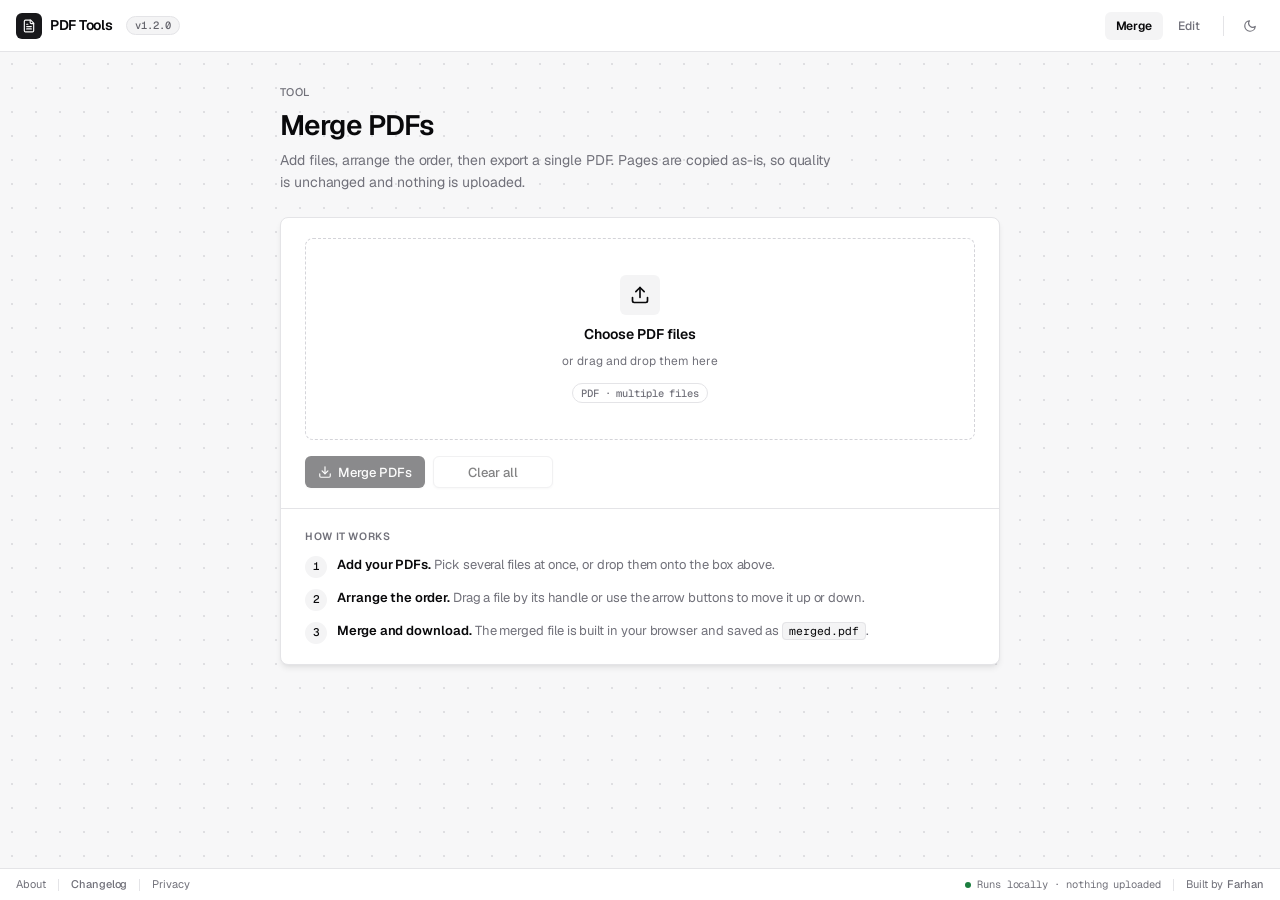
<file: merge/index.html>
<!DOCTYPE html>
<html lang="en">
<head>
  <meta charset="utf-8">
  <meta name="viewport" content="width=device-width, initial-scale=1, viewport-fit=cover">
  <title>Merge PDF Files Online Free — PDF Tools</title>
  <meta name="description" content="Merge PDF files online for free. Combine multiple PDFs into one document directly in your browser — original quality preserved, nothing uploaded, no account needed.">
  <meta name="author" content="Farhan — farhan.app">
  <meta name="robots" content="index, follow, max-image-preview:large">
  <link rel="canonical" href="https://pdf.farhan.app/merge/">
  <meta name="theme-color" content="#ffffff">
  <meta name="color-scheme" content="light dark">

  <meta property="og:type" content="website">
  <meta property="og:site_name" content="PDF Tools">
  <meta property="og:locale" content="en_GB">
  <meta property="og:title" content="Merge PDF Files Online Free — PDF Tools">
  <meta property="og:description" content="Combine multiple PDFs into one document directly in your browser. Original quality preserved, nothing uploaded.">
  <meta property="og:url" content="https://pdf.farhan.app/merge/">
  <meta property="og:image" content="https://pdf.farhan.app/assets/og-merge.png">
  <meta property="og:image:width" content="1200">
  <meta property="og:image:height" content="630">
  <meta property="og:image:alt" content="Merge PDFs — combine files in your browser with PDF Tools">
  <meta name="twitter:card" content="summary_large_image">
  <meta name="twitter:title" content="Merge PDF Files Online Free — PDF Tools">
  <meta name="twitter:description" content="Combine multiple PDFs into one document directly in your browser. Built by Farhan — farhan.app">
  <meta name="twitter:image" content="https://pdf.farhan.app/assets/og-merge.png">

  <link rel="icon" href="/assets/icon.svg" type="image/svg+xml">
  <link rel="apple-touch-icon" href="/assets/apple-touch-icon.png">
  <link rel="manifest" href="/manifest.webmanifest">
  <link rel="preload" href="/assets/fonts/geist-latin.woff2" as="font" type="font/woff2" crossorigin>
  <link rel="stylesheet" href="/assets/css/fonts.css?v=1.2.0">
  <link rel="stylesheet" href="/assets/css/tokens.css?v=1.2.0">
  <link rel="stylesheet" href="/assets/css/base.css?v=1.2.0">
  <link rel="stylesheet" href="/assets/css/primitives.css?v=1.2.0">
  <link rel="stylesheet" href="/assets/css/shell.css?v=1.2.0">
  <link rel="stylesheet" href="/assets/css/pages/common.css?v=1.2.0">
  <link rel="stylesheet" href="/assets/css/pages/tool.css?v=1.2.0">
  <link rel="stylesheet" href="/assets/css/pages/merge.css?v=1.2.0">
  <link rel="stylesheet" href="/assets/css/responsive.css?v=1.2.0">
  <script>
    // Apply the stored theme before first paint to avoid a flash.
    (function () {
      try {
        var t = localStorage.getItem("app-theme");
        if (t === "dark" || t === "light") document.documentElement.setAttribute("data-theme", t);
        var dark = t ? t === "dark" : matchMedia("(prefers-color-scheme: dark)").matches;
        var m = document.querySelector('meta[name="theme-color"]');
        if (m) m.setAttribute("content", dark ? "#09090b" : "#ffffff");
      } catch (_) {}
    })();
  </script>
  <script type="application/ld+json">
  {
    "@context": "https://schema.org",
    "@graph": [
      {
        "@type": "WebApplication",
        "@id": "https://pdf.farhan.app/merge/#app",
        "name": "PDF Merger",
        "url": "https://pdf.farhan.app/merge/",
        "description": "Combine multiple PDF files into one document directly in your browser. Nothing is uploaded and the original quality is preserved.",
        "applicationCategory": "UtilitiesApplication",
        "operatingSystem": "Any",
        "browserRequirements": "Requires JavaScript",
        "isAccessibleForFree": true,
        "offers": { "@type": "Offer", "price": "0", "priceCurrency": "USD" },
        "isPartOf": { "@id": "https://pdf.farhan.app/#website" },
        "author": { "@type": "Person", "name": "Farhan", "url": "https://farhan.app" }
      },
      {
        "@type": "BreadcrumbList",
        "itemListElement": [
          { "@type": "ListItem", "position": 1, "name": "PDF Tools", "item": "https://pdf.farhan.app/" },
          { "@type": "ListItem", "position": 2, "name": "Merge PDFs", "item": "https://pdf.farhan.app/merge/" }
        ]
      }
    ]
  }
  </script>
</head>
<body>
  <a class="skip-link" href="#main">Skip to content</a>

  <header class="topbar">
    <a href="/" class="topbar-logo">
      <span class="logo-mark" aria-hidden="true">
        <svg class="icon" viewBox="0 0 24 24" focusable="false"><path d="M15 2H6a2 2 0 0 0-2 2v16a2 2 0 0 0 2 2h12a2 2 0 0 0 2-2V7Z"/><path d="M14 2v4a2 2 0 0 0 2 2h4"/><path d="M10 9H8"/><path d="M16 13H8"/><path d="M16 17H8"/></svg>
      </span>
      <span>PDF Tools</span>
    </a>
    <a href="/changelog/" class="version-pill">v1.2.0<span class="visually-hidden"> — view changelog</span></a>

    <div class="topbar-spacer"></div>

    <nav class="topbar-nav" aria-label="Tools">
      <a class="btn btn-ghost btn-sm" href="/merge/" aria-current="page">Merge</a>
      <a class="btn btn-ghost btn-sm" href="/edit/">Edit</a>
    </nav>
    <span class="topbar-divider" aria-hidden="true"></span>
    <button type="button" class="btn btn-ghost btn-icon btn-sm" data-theme-toggle aria-label="Switch to dark theme">
      <svg class="icon icon-sm theme-icon-light" viewBox="0 0 24 24" aria-hidden="true" focusable="false"><circle cx="12" cy="12" r="4"/><path d="M12 2v2M12 20v2M4.93 4.93l1.41 1.41M17.66 17.66l1.41 1.41M2 12h2M20 12h2M6.34 17.66l-1.41 1.41M19.07 4.93l-1.41 1.41"/></svg>
      <svg class="icon icon-sm theme-icon-dark" viewBox="0 0 24 24" aria-hidden="true" focusable="false"><path d="M21 12.79A9 9 0 1 1 11.21 3 7 7 0 0 0 21 12.79Z"/></svg>
    </button>
  </header>

  <main id="main" class="main" tabindex="-1">
    <div class="canvas-area">
      <div class="page page-narrow">
        <header class="page-header">
          <p class="eyebrow">Tool</p>
          <h1 class="page-title">Merge PDFs</h1>
          <p class="page-sub">Add files, arrange the order, then export a single PDF. Pages are copied as-is, so quality is unchanged and nothing is uploaded.</p>
        </header>

        <div class="canvas">
          <section class="canvas-section" aria-labelledby="filesTitle">
            <h2 id="filesTitle" class="visually-hidden">Files to merge</h2>

            <button type="button" class="dropzone" id="dropzone">
              <span class="dropzone__icon" aria-hidden="true">
                <svg class="icon" viewBox="0 0 24 24" focusable="false"><path d="M21 15v4a2 2 0 0 1-2 2H5a2 2 0 0 1-2-2v-4"/><polyline points="17 8 12 3 7 8"/><line x1="12" x2="12" y1="3" y2="15"/></svg>
              </span>
              <span class="dropzone__title">Choose PDF files</span>
              <span class="dropzone__hint">or drag and drop them here</span>
              <span class="chip chip-outline chip-mono dropzone__meta">PDF · multiple files</span>
            </button>
            <input type="file" id="fileInput" class="visually-hidden" accept="application/pdf,.pdf" multiple aria-hidden="true" tabindex="-1">

            <ol class="file-list" id="fileList" aria-labelledby="filesTitle"></ol>
            <p class="status-line" id="listSummary" role="status" aria-live="polite"></p>

            <div class="merge-actions">
              <button type="button" class="btn btn-primary" id="mergeBtn" disabled>
                <svg class="icon icon-sm" viewBox="0 0 24 24" aria-hidden="true" focusable="false"><path d="M21 15v4a2 2 0 0 1-2 2H5a2 2 0 0 1-2-2v-4"/><polyline points="7 10 12 15 17 10"/><line x1="12" x2="12" y1="15" y2="3"/></svg>
                Merge PDFs
              </button>
              <button type="button" class="btn btn-outline" id="clearBtn" disabled>Clear all</button>
            </div>

            <p class="status-line" id="status" role="status" aria-live="polite"></p>
          </section>

          <section class="canvas-section" aria-labelledby="howTitle">
            <h2 id="howTitle" class="section-title">How it works</h2>
            <ol class="steps">
              <li><span><strong>Add your PDFs.</strong> Pick several files at once, or drop them onto the box above.</span></li>
              <li><span><strong>Arrange the order.</strong> Drag a file by its handle or use the arrow buttons to move it up or down.</span></li>
              <li><span><strong>Merge and download.</strong> The merged file is built in your browser and saved as <code>merged.pdf</code>.</span></li>
            </ol>
          </section>
        </div>
      </div>
    </div>
  </main>

  <footer class="app-footer">
    <button type="button" class="app-footer__link" data-dialog-open="aboutDialog">About</button>
    <span class="footer-sep" aria-hidden="true"></span>
    <a href="/changelog/">Changelog</a>
    <span class="footer-sep" aria-hidden="true"></span>
    <button type="button" class="app-footer__link" data-dialog-open="privacyDialog">Privacy</button>
    <span class="footer-spacer"></span>
    <span class="footer-meta">Runs locally · nothing uploaded</span>
    <span class="footer-sep" aria-hidden="true"></span>
    <span class="footer-credit">Built by <a href="https://farhan.app" rel="noopener">Farhan</a></span>
  </footer>

  <nav class="mobile-nav" aria-label="Primary">
    <ul>
      <li>
        <a class="mobile-nav-item" href="/">
          <span class="mobile-nav-icon" aria-hidden="true"><svg class="icon" viewBox="0 0 24 24" focusable="false"><path d="M3 9.5 12 3l9 6.5V20a1 1 0 0 1-1 1h-5v-6H9v6H4a1 1 0 0 1-1-1z"/></svg></span>
          Home
        </a>
      </li>
      <li>
        <a class="mobile-nav-item" href="/merge/" aria-current="page">
          <span class="mobile-nav-icon" aria-hidden="true"><svg class="icon" viewBox="0 0 24 24" focusable="false"><path d="m8 6 4-4 4 4"/><path d="M12 2v10.3a4 4 0 0 1-1.172 2.872L4 22"/><path d="m20 22-5-5"/></svg></span>
          Merge
        </a>
      </li>
      <li>
        <a class="mobile-nav-item" href="/edit/">
          <span class="mobile-nav-icon" aria-hidden="true"><svg class="icon" viewBox="0 0 24 24" focusable="false"><path d="M21.174 6.812a1 1 0 0 0-3.986-3.987L3.842 16.174a2 2 0 0 0-.5.83l-1.321 4.352a.5.5 0 0 0 .623.622l4.353-1.32a2 2 0 0 0 .83-.497z"/><path d="m15 5 4 4"/></svg></span>
          Edit
        </a>
      </li>
      <li>
        <button type="button" class="mobile-nav-item" data-theme-toggle aria-label="Switch to dark theme">
          <span class="mobile-nav-icon" aria-hidden="true">
            <svg class="icon theme-icon-light" viewBox="0 0 24 24" focusable="false"><circle cx="12" cy="12" r="4"/><path d="M12 2v2M12 20v2M4.93 4.93l1.41 1.41M17.66 17.66l1.41 1.41M2 12h2M20 12h2M6.34 17.66l-1.41 1.41M19.07 4.93l-1.41 1.41"/></svg>
            <svg class="icon theme-icon-dark" viewBox="0 0 24 24" focusable="false"><path d="M21 12.79A9 9 0 1 1 11.21 3 7 7 0 0 0 21 12.79Z"/></svg>
          </span>
          Theme
        </button>
      </li>
    </ul>
  </nav>

  <dialog class="modal" id="aboutDialog" aria-labelledby="aboutTitle">
    <div class="modal__inner">
      <div class="modal__header">
        <h2 id="aboutTitle" class="modal__title">About PDF Tools</h2>
        <button type="button" class="btn btn-ghost btn-icon btn-sm" data-dialog-close aria-label="Close dialog">
          <svg class="icon" viewBox="0 0 24 24" aria-hidden="true" focusable="false"><path d="M18 6 6 18M6 6l12 12"/></svg>
        </button>
      </div>
      <div class="modal__body">
        <p>PDF Tools is a small set of free, browser-based utilities for everyday PDF jobs: merging files and adding text or a signature to a page.</p>
        <p class="modal__muted">Everything runs client-side with <a href="https://pdf-lib.js.org/" rel="noopener">pdf-lib</a> and <a href="https://mozilla.github.io/pdf.js/" rel="noopener">pdf.js</a>. There is no backend, no database and no account.</p>
        <ul class="modal__links">
          <li>Built by <a href="https://farhan.app" rel="noopener">Farhan</a></li>
          <li>Design benchmarked against <a href="https://app-blueprint.farhan.app/" rel="noopener">App Blueprint</a></li>
        </ul>
      </div>
    </div>
  </dialog>

  <dialog class="modal" id="privacyDialog" aria-labelledby="privacyTitle">
    <div class="modal__inner">
      <div class="modal__header">
        <h2 id="privacyTitle" class="modal__title">Privacy</h2>
        <button type="button" class="btn btn-ghost btn-icon btn-sm" data-dialog-close aria-label="Close dialog">
          <svg class="icon" viewBox="0 0 24 24" aria-hidden="true" focusable="false"><path d="M18 6 6 18M6 6l12 12"/></svg>
        </button>
      </div>
      <div class="modal__body">
        <p>Your files are processed entirely on your device and are never uploaded. This site sets no cookies and uses no analytics.</p>
        <p class="modal__muted">The only optional network request is to Google Fonts, and only when you pick a Google font in the editor. Your theme preference is stored in your browser’s local storage.</p>
      </div>
    </div>
  </dialog>

  <script src="/assets/vendor/pdf-lib-1.17.1.min.js"></script>
  <script type="module" src="/assets/js/shell.js?v=1.2.0"></script>
  <script type="module" src="/assets/js/merge.js?v=1.2.0"></script>
</body>
</html>
</file>
<file: assets/css/fonts.css>
/* Self-hosted Geist (OFL) — no third-party request on page load. */
@font-face {
  font-family: "Geist";
  font-style: normal;
  font-weight: 300 700;
  font-display: swap;
  src: url("/assets/fonts/geist-latin.woff2") format("woff2");
  unicode-range: U+0000-00FF, U+0131, U+0152-0153, U+02BB-02BC, U+02C6, U+02DA, U+02DC, U+0304, U+0308, U+0329, U+2000-206F, U+20AC, U+2122, U+2191, U+2193, U+2212, U+2215, U+FEFF, U+FFFD;
}
@font-face {
  font-family: "Geist";
  font-style: normal;
  font-weight: 300 700;
  font-display: swap;
  src: url("/assets/fonts/geist-latin-ext.woff2") format("woff2");
  unicode-range: U+0100-02BA, U+02BD-02C5, U+02C7-02CC, U+02CE-02D7, U+02DD-02FF, U+0304, U+0308, U+0329, U+1D00-1DBF, U+1E00-1E9F, U+1EF2-1EFF, U+2020, U+20A0-20AB, U+20AD-20C0, U+2113, U+2C60-2C7F, U+A720-A7FF;
}
@font-face {
  font-family: "Geist Mono";
  font-style: normal;
  font-weight: 400 500;
  font-display: swap;
  src: url("/assets/fonts/geist-mono-latin.woff2") format("woff2");
  unicode-range: U+0000-00FF, U+0131, U+0152-0153, U+02BB-02BC, U+02C6, U+02DA, U+02DC, U+0304, U+0308, U+0329, U+2000-206F, U+20AC, U+2122, U+2191, U+2193, U+2212, U+2215, U+FEFF, U+FFFD;
}
@font-face {
  font-family: "Geist Mono";
  font-style: normal;
  font-weight: 400 500;
  font-display: swap;
  src: url("/assets/fonts/geist-mono-latin-ext.woff2") format("woff2");
  unicode-range: U+0100-02BA, U+02BD-02C5, U+02C7-02CC, U+02CE-02D7, U+02DD-02FF, U+0304, U+0308, U+0329, U+1D00-1DBF, U+1E00-1E9F, U+1EF2-1EFF, U+2020, U+20A0-20AB, U+20AD-20C0, U+2113, U+2C60-2C7F, U+A720-A7FF;
}
</file>
<file: assets/css/tokens.css>
/* ============================================================================
   pdf.farhan.app · Design System
   ----------------------------------------------------------------------------
   Benchmarked against App Blueprint (app-blueprint.farhan.app). Organised as:
     1. THEME        → brand tokens (HSL triplets so opacity works)   tokens.css
     2. TOKENS       → derived colours, spacing, radii, type, shadows  tokens.css
     3. BASE         → reset, body, icons, focus, utilities            base.css
        (fonts → fonts.css)
     4. PRIMITIVES   → buttons, chips, inputs                          primitives.css
     5. SHELL        → topbar, canvas area, footer, mobile nav, dialogs shell.css
     6. PAGES        → landing, merge, editor, changelog               pages/*.css
     7. RESPONSIVE   → tablet & mobile breakpoints, motion, pointer    responsive.css
   Pages load these files in this order (cascade order matters).
   ============================================================================ */

/* ============================================================================
   1–2. THEME + TOKENS (shadcn neutral palette, light)
   ============================================================================ */
:root {
  color-scheme: light;

  --primary:                240 5.9% 10%;
  --primary-foreground:     0 0% 98%;
  --accent:                 240 4.8% 95.9%;
  --accent-foreground:      240 5.9% 10%;
  --info:                   217 91% 50%;

  --font-sans: "Geist", ui-sans-serif, system-ui, -apple-system, "Segoe UI", Roboto, sans-serif;
  --font-mono: "Geist Mono", ui-monospace, "SF Mono", Menlo, Consolas, monospace;

  --background:             0 0% 100%;
  --foreground:             240 10% 3.9%;
  --card:                   0 0% 100%;
  --muted:                  240 4.8% 95.9%;
  --muted-foreground:       240 3.8% 46.1%;
  --destructive:            0 72% 51%;
  --border:                 240 5.9% 90%;
  --input:                  240 5.9% 90%;
  --ring:                   240 5% 64.9%;

  --success:                142 65% 30%;
  --success-bg:             142 60% 94%;
  --warning:                32 85% 32%;
  --warning-bg:             38 88% 93%;
  --info-bg:                214 95% 95%;

  --bg:        hsl(var(--background));
  --surface:   hsl(var(--card));
  --muted-bg:  hsl(var(--muted));
  --border-c:  hsl(var(--border));
  --border-2:  hsl(240 5.9% 84%);
  --text-1:    hsl(var(--foreground));
  --text-2:    hsl(var(--muted-foreground));
  --text-3:    hsl(240 4% 64%);
  --text-on-muted: hsl(240 3.8% 40%);
  --accent-lt: hsl(var(--accent));
  --overlay:   hsl(240 10% 3.9% / 0.45);

  --green-bg: hsl(var(--success-bg)); --green-bd: hsl(142 55% 78%); --green-tx: hsl(var(--success));
  --amber-bg: hsl(var(--warning-bg)); --amber-bd: hsl(35 85% 72%);  --amber-tx: hsl(var(--warning));
  --red-bg:   hsl(0 88% 95%);         --red-bd:   hsl(0 78% 82%);   --red-tx:   hsl(0 72% 42%);
  --blue-bg:  hsl(var(--info-bg));    --blue-bd:  hsl(214 90% 80%); --blue-tx:  hsl(217 91% 45%);

  --canvas-bg:  hsl(240 5% 97%);
  --canvas-dot: hsl(240 5% 88%);

  --topbar-h:     52px;
  --mobile-nav-h: 68px;

  --sp-1: 4px; --sp-2: 6px; --sp-3: 8px; --sp-4: 10px;
  --sp-5: 12px; --sp-6: 16px; --sp-7: 20px; --sp-8: 24px; --sp-9: 32px;

  --radius: 0.5rem;
  --r-xs: calc(var(--radius) - 6px);
  --r-sm: calc(var(--radius) - 4px);
  --r-md: calc(var(--radius) - 2px);
  --r-lg: var(--radius);
  --r-xl: calc(var(--radius) + 4px);
  --r-pill: 999px;

  --h-btn: 32px; --h-btn-sm: 28px; --h-input: 32px; --h-chip: 20px;

  --fs-xs: 11px; --fs-sm: 12px; --fs-md: 13px; --fs-lg: 14px; --fs-xl: 15px;
  --lh: 1.5;

  --shadow-sm: 0 1px 2px 0 hsl(240 10% 3.9% / 0.05);
  --shadow:    0 1px 3px 0 hsl(240 10% 3.9% / 0.08), 0 1px 2px -1px hsl(240 10% 3.9% / 0.06);
  --shadow-md: 0 4px 6px -1px hsl(240 10% 3.9% / 0.08), 0 2px 4px -2px hsl(240 10% 3.9% / 0.05);
  --shadow-lg: 0 10px 15px -3px hsl(240 10% 3.9% / 0.08), 0 4px 6px -4px hsl(240 10% 3.9% / 0.05);

  --t-panel: 220ms cubic-bezier(.4, 0, .2, 1);
  --t-fast:  150ms cubic-bezier(.4, 0, .2, 1);
}

/* Dark theme. Applied explicitly via data-theme="dark" (set before paint by
   the inline script in <head>), and implicitly from the OS preference when
   no theme has been chosen or JavaScript is unavailable. */
@media (prefers-color-scheme: dark) {
  :root:not([data-theme="light"]) {
    color-scheme: dark;
    --background: 240 10% 3.9%; --foreground: 0 0% 98%; --card: 240 10% 3.9%;
    --primary: 0 0% 98%; --primary-foreground: 240 5.9% 10%;
    --muted: 240 3.7% 15.9%; --muted-foreground: 240 5% 64.9%;
    --accent: 240 3.7% 15.9%; --accent-foreground: 0 0% 98%;
    --destructive: 0 62.8% 30.6%; --border: 240 3.7% 15.9%; --input: 240 3.7% 15.9%; --ring: 240 4.9% 83.9%;
    --success: 142 65% 58%; --success-bg: 142 55% 13%;
    --warning: 38 95% 62%; --warning-bg: 35 70% 13%;
    --info: 217 92% 62%; --info-bg: 217 70% 14%;
    --border-2: hsl(240 3.7% 25%); --text-3: hsl(240 5% 55%); --text-on-muted: hsl(240 5% 70%); --overlay: hsl(0 0% 0% / 0.6);
    --green-bd: hsl(142 40% 26%); --amber-bd: hsl(35 55% 26%); --red-bd: hsl(0 55% 30%); --blue-bd: hsl(217 55% 30%);
    --red-bg: hsl(0 60% 13%); --red-tx: hsl(0 85% 72%); --blue-tx: hsl(217 92% 70%);
    --canvas-bg: hsl(240 6% 7%); --canvas-dot: hsl(240 5% 18%);
    --shadow-sm: 0 1px 2px 0 hsl(0 0% 0% / 0.3);
    --shadow:    0 1px 3px 0 hsl(0 0% 0% / 0.4), 0 1px 2px -1px hsl(0 0% 0% / 0.3);
    --shadow-md: 0 4px 6px -1px hsl(0 0% 0% / 0.4), 0 2px 4px -2px hsl(0 0% 0% / 0.3);
    --shadow-lg: 0 10px 15px -3px hsl(0 0% 0% / 0.5), 0 4px 6px -4px hsl(0 0% 0% / 0.4);
  }
}
:root[data-theme="dark"] {
  color-scheme: dark;
  --background: 240 10% 3.9%; --foreground: 0 0% 98%; --card: 240 10% 3.9%;
  --primary: 0 0% 98%; --primary-foreground: 240 5.9% 10%;
  --muted: 240 3.7% 15.9%; --muted-foreground: 240 5% 64.9%;
  --accent: 240 3.7% 15.9%; --accent-foreground: 0 0% 98%;
  --destructive: 0 62.8% 30.6%; --border: 240 3.7% 15.9%; --input: 240 3.7% 15.9%; --ring: 240 4.9% 83.9%;
  --success: 142 65% 58%; --success-bg: 142 55% 13%;
  --warning: 38 95% 62%; --warning-bg: 35 70% 13%;
  --info: 217 92% 62%; --info-bg: 217 70% 14%;
  --border-2: hsl(240 3.7% 25%); --text-3: hsl(240 5% 55%); --text-on-muted: hsl(240 5% 70%); --overlay: hsl(0 0% 0% / 0.6);
  --green-bd: hsl(142 40% 26%); --amber-bd: hsl(35 55% 26%); --red-bd: hsl(0 55% 30%); --blue-bd: hsl(217 55% 30%);
  --red-bg: hsl(0 60% 13%); --red-tx: hsl(0 85% 72%); --blue-tx: hsl(217 92% 70%);
  --canvas-bg: hsl(240 6% 7%); --canvas-dot: hsl(240 5% 18%);
  --shadow-sm: 0 1px 2px 0 hsl(0 0% 0% / 0.3);
  --shadow:    0 1px 3px 0 hsl(0 0% 0% / 0.4), 0 1px 2px -1px hsl(0 0% 0% / 0.3);
  --shadow-md: 0 4px 6px -1px hsl(0 0% 0% / 0.4), 0 2px 4px -2px hsl(0 0% 0% / 0.3);
  --shadow-lg: 0 10px 15px -3px hsl(0 0% 0% / 0.5), 0 4px 6px -4px hsl(0 0% 0% / 0.4);
}

/* Theme toggle icon: show the icon of the theme you would switch TO. */
.theme-icon-light { display: none; }
.theme-icon-dark  { display: block; }
:root[data-theme="dark"] .theme-icon-light { display: block; }
:root[data-theme="dark"] .theme-icon-dark  { display: none; }
@media (prefers-color-scheme: dark) {
  :root:not([data-theme="light"]) .theme-icon-light { display: block; }
  :root:not([data-theme="light"]) .theme-icon-dark  { display: none; }
}
</file>
<file: assets/css/base.css>
*, *::before, *::after { box-sizing: border-box; margin: 0; padding: 0; }

/* ============================================================================
   3. BASE
   ============================================================================ */
html, body { height: 100%; }
body {
  font-family: var(--font-sans);
  font-size: var(--fs-md);
  line-height: var(--lh);
  background: var(--bg);
  color: var(--text-1);
  height: 100vh;
  height: 100svh;
  height: 100dvh;
  display: flex;
  flex-direction: column;
  overflow: hidden;
  -webkit-font-smoothing: antialiased;
  -moz-osx-font-smoothing: grayscale;
  letter-spacing: -0.005em;
  overscroll-behavior: none;
  -webkit-text-size-adjust: 100%;
}

button, input, select, textarea { font-family: inherit; font-size: inherit; color: inherit; }
[hidden] { display: none !important; }
img, svg, canvas { display: block; max-width: 100%; }
a { color: inherit; }
strong { font-weight: 600; }
code {
  font-family: var(--font-mono); font-size: 0.88em;
  background: var(--muted-bg); border: 1px solid var(--border-c);
  border-radius: var(--r-sm); padding: 1px 6px; color: var(--text-1);
}
::selection { background: hsl(var(--info) / 0.2); }

.icon {
  width: 16px; height: 16px;
  stroke: currentColor; fill: none;
  stroke-width: 2; stroke-linecap: round; stroke-linejoin: round;
  flex-shrink: 0;
}
.icon-sm { width: 14px; height: 14px; }
.icon-xs { width: 12px; height: 12px; }
.icon-lg { width: 20px; height: 20px; }

/* Focus: ring for everything, shadcn-style double ring for buttons. */
:focus-visible { outline: 2px solid hsl(var(--ring)); outline-offset: 2px; }
.btn:focus-visible, .input:focus-visible, .mobile-nav-item:focus-visible {
  outline: none;
  box-shadow: 0 0 0 2px var(--surface), 0 0 0 4px hsl(var(--ring) / 0.7);
}

.visually-hidden {
  position: absolute !important;
  width: 1px; height: 1px;
  padding: 0; margin: -1px;
  overflow: hidden;
  clip: rect(0 0 0 0);
  clip-path: inset(50%);
  white-space: nowrap;
  border: 0;
}

.skip-link {
  position: absolute;
  top: -100px; left: var(--sp-5);
  z-index: 300;
  height: var(--h-btn);
  display: inline-flex; align-items: center;
  padding: 0 var(--sp-5);
  background: hsl(var(--primary)); color: hsl(var(--primary-foreground));
  border-radius: var(--r-md);
  font-weight: 500; text-decoration: none;
  box-shadow: var(--shadow-md);
}
.skip-link:focus { top: var(--sp-4); }

::-webkit-scrollbar { width: 8px; height: 8px; }
::-webkit-scrollbar-track { background: transparent; }
::-webkit-scrollbar-thumb { background: var(--border-2); border-radius: var(--r-pill); border: 2px solid var(--surface); }
::-webkit-scrollbar-thumb:hover { background: var(--text-3); }
</file>
<file: assets/css/primitives.css>
/* ============================================================================
   4. PRIMITIVES
   ============================================================================ */
.btn {
  height: var(--h-btn); padding: 0 var(--sp-5);
  border: 1px solid transparent; background: transparent;
  border-radius: var(--r-md);
  font-size: var(--fs-md); font-weight: 500; line-height: 1;
  color: var(--text-1); cursor: pointer;
  display: inline-flex; align-items: center; justify-content: center; gap: var(--sp-2);
  transition: background var(--t-fast), color var(--t-fast), border-color var(--t-fast), box-shadow var(--t-fast), opacity var(--t-fast);
  white-space: nowrap; flex-shrink: 0;
  user-select: none; -webkit-user-select: none;
  text-decoration: none;
  -webkit-tap-highlight-color: transparent;
}
.btn-outline { background: var(--surface); border-color: var(--border-c); box-shadow: var(--shadow-sm); }
.btn-outline:hover { background: var(--muted-bg); }
.btn-ghost { color: var(--text-2); }
.btn-ghost:hover { background: var(--muted-bg); color: var(--text-1); }
.btn-primary { background: hsl(var(--primary)); color: hsl(var(--primary-foreground)); box-shadow: var(--shadow-sm); }
.btn-primary:hover { background: hsl(var(--primary) / 0.9); }
.btn-sm { height: var(--h-btn-sm); padding: 0 var(--sp-4); font-size: var(--fs-sm); }
.btn-icon { width: var(--h-btn); padding: 0; }
.btn-icon.btn-sm { width: var(--h-btn-sm); }
.btn:disabled, .btn[aria-disabled="true"] { opacity: 0.5; cursor: not-allowed; }
.btn:disabled:hover { background: inherit; }
.btn-outline:disabled:hover { background: var(--surface); }
.btn-primary:disabled:hover { background: hsl(var(--primary)); }
.btn-ghost:disabled:hover { background: transparent; color: var(--text-2); }
/* Toggle state (aria-pressed) — filled, like an active nav item. */
.btn[aria-pressed="true"] {
  background: hsl(var(--primary)); color: hsl(var(--primary-foreground)); border-color: hsl(var(--primary));
}
.btn[aria-pressed="true"]:hover { background: hsl(var(--primary) / 0.9); }
.btn .icon { color: inherit; }

.chip {
  height: var(--h-chip); padding: 0 var(--sp-3);
  border-radius: var(--r-pill);
  font-size: 10.5px; font-weight: 600; line-height: 1;
  display: inline-flex; align-items: center; justify-content: center; gap: 6px;
  white-space: nowrap;
  border: 1px solid transparent;
  background: var(--muted-bg); color: var(--text-on-muted);
  flex-shrink: 0;
}
.chip-green { background: var(--green-bg); border-color: var(--green-bd); color: var(--green-tx); }
.chip-brand { background: hsl(var(--info-bg)); color: var(--blue-tx); border-color: var(--blue-bd); }
.chip-outline { background: transparent; border-color: var(--border-c); color: var(--text-2); }
.chip-mono { font-family: var(--font-mono); font-weight: 500; letter-spacing: -0.01em; }
.chip-dot { width: 6px; height: 6px; border-radius: var(--r-pill); background: currentColor; }

.input {
  height: var(--h-input);
  background: var(--surface); border: 1px solid hsl(var(--input)); border-radius: var(--r-md);
  padding: 0 var(--sp-4);
  font-size: var(--fs-md); color: var(--text-1);
  transition: border-color var(--t-fast), box-shadow var(--t-fast);
}
.input::placeholder { color: var(--text-2); }
.input:hover { border-color: var(--border-2); }
.input:focus { outline: none; border-color: hsl(var(--ring)); box-shadow: 0 0 0 3px hsl(var(--ring) / 0.15); }
select.input { padding-right: var(--sp-8); appearance: none; -webkit-appearance: none;
  background-image: url("data:image/svg+xml,%3Csvg xmlns='http://www.w3.org/2000/svg' viewBox='0 0 24 24' fill='none' stroke='%2371717a' stroke-width='2' stroke-linecap='round' stroke-linejoin='round'%3E%3Cpath d='m6 9 6 6 6-6'/%3E%3C/svg%3E");
  background-repeat: no-repeat; background-position: right 8px center; background-size: 14px;
}
input[type="number"].input { width: 4.5rem; padding: 0 var(--sp-3); font-variant-numeric: tabular-nums; }
input[type="color"].input {
  width: var(--h-input); padding: 3px; cursor: pointer;
}
input[type="color"].input::-webkit-color-swatch-wrapper { padding: 0; }
input[type="color"].input::-webkit-color-swatch { border: 1px solid var(--border-c); border-radius: var(--r-sm); }
input[type="color"].input::-moz-color-swatch { border: 1px solid var(--border-c); border-radius: var(--r-sm); }

.kbd {
  font-family: var(--font-mono); font-size: 10px; color: var(--text-2);
  border: 1px solid var(--border-c); border-radius: var(--r-sm);
  padding: 1px 5px; background: var(--muted-bg); line-height: 1.4;
}
</file>
<file: assets/css/shell.css>
/* ============================================================================
   5. SHELL
   ============================================================================ */
.topbar {
  height: var(--topbar-h);
  background: var(--surface);
  border-bottom: 1px solid var(--border-c);
  display: flex; align-items: center;
  padding: 0 var(--sp-6);
  padding-left: calc(var(--sp-6) + env(safe-area-inset-left, 0px));
  padding-right: calc(var(--sp-6) + env(safe-area-inset-right, 0px));
  gap: var(--sp-3);
  flex-shrink: 0;
  z-index: 100;
}
.topbar-logo {
  font-size: var(--fs-lg); font-weight: 600; letter-spacing: -0.02em;
  color: var(--text-1); text-decoration: none;
  display: flex; align-items: center; gap: var(--sp-3);
  margin-right: var(--sp-2);
  border-radius: var(--r-md);
}
.topbar-logo:hover .logo-mark { opacity: 0.92; }
.logo-mark {
  width: 26px; height: 26px;
  background: hsl(var(--primary)); border-radius: var(--r-md);
  display: flex; align-items: center; justify-content: center; flex-shrink: 0;
  color: hsl(var(--primary-foreground));
}
.logo-mark .icon { width: 14px; height: 14px; }
.version-pill {
  font-family: var(--font-mono);
  font-size: 10.5px; font-weight: 500; line-height: 1;
  color: var(--text-on-muted);
  background: var(--muted-bg);
  border: 1px solid var(--border-c);
  border-radius: var(--r-pill);
  padding: 3px 8px;
  letter-spacing: -0.01em;
  text-decoration: none;
  transition: background var(--t-fast), border-color var(--t-fast), color var(--t-fast);
}
.version-pill:hover { background: var(--surface); border-color: var(--border-2); color: var(--text-1); }
.topbar-spacer { flex: 1; }
.topbar-nav { display: flex; align-items: center; gap: var(--sp-1); }
.topbar-nav a[aria-current="page"] { background: var(--accent-lt); color: var(--text-1); font-weight: 600; }
.topbar-divider { width: 1px; height: 20px; background: var(--border-c); margin: 0 var(--sp-1); flex-shrink: 0; }

/* Main scroll region (the body itself never scrolls). */
.main { flex: 1; display: flex; flex-direction: column; overflow: hidden; min-width: 0; min-height: 0; }
.canvas-area {
  flex: 1; overflow: auto;
  padding: 32px;
  padding-left: calc(32px + env(safe-area-inset-left, 0px));
  padding-right: calc(32px + env(safe-area-inset-right, 0px));
  background-color: var(--canvas-bg);
  background-image: radial-gradient(circle, var(--canvas-dot) 1px, transparent 1px);
  background-size: 24px 24px;
  scroll-padding-top: var(--sp-6);
}
.canvas-area:focus { outline: none; }
.page { width: 100%; max-width: 920px; margin: 0 auto; }
.page-narrow { max-width: 720px; }

.canvas {
  background: var(--surface); border-radius: var(--r-lg);
  border: 1px solid var(--border-c);
  box-shadow: var(--shadow-md);
  overflow: hidden;
}
.canvas-body { padding: var(--sp-8); }
.canvas-section { padding: var(--sp-7) var(--sp-8); border-top: 1px solid var(--border-c); }
.canvas-section:first-child { border-top: none; }

.app-footer {
  min-height: 32px;
  flex-shrink: 0;
  background: var(--surface);
  border-top: 1px solid var(--border-c);
  display: flex; align-items: center;
  padding: 0 var(--sp-6);
  padding-left: calc(var(--sp-6) + env(safe-area-inset-left, 0px));
  padding-right: calc(var(--sp-6) + env(safe-area-inset-right, 0px));
  gap: var(--sp-5);
  font-size: var(--fs-xs); color: var(--text-2);
  z-index: 99;
}
.app-footer a, .app-footer__link {
  color: var(--text-2); text-decoration: none; font-weight: 500;
  transition: color var(--t-fast);
  display: inline-flex; align-items: center; gap: 5px;
  border-radius: var(--r-xs);
}
.app-footer a:hover, .app-footer__link:hover { color: var(--text-1); }
.app-footer a[aria-current="page"] { color: var(--text-1); font-weight: 600; }
.app-footer__link { appearance: none; background: none; border: 0; padding: 0; font: inherit; cursor: pointer; }
.footer-sep { width: 1px; height: 12px; background: var(--border-c); flex-shrink: 0; }
.footer-spacer { flex: 1; }
.footer-meta {
  font-family: var(--font-mono);
  font-size: 10.5px; color: var(--text-2);
  display: inline-flex; align-items: center; gap: 6px;
}
.footer-meta::before { content: ""; width: 6px; height: 6px; border-radius: var(--r-pill); background: var(--green-tx); }
.app-footer .footer-credit { display: inline-flex; gap: 4px; }

/* Bottom navigation (mobile only, see responsive block). */
.mobile-nav {
  display: none;
  height: calc(var(--mobile-nav-h) + env(safe-area-inset-bottom, 0px));
  padding-bottom: env(safe-area-inset-bottom, 0px);
  background: var(--surface);
  border-top: 1px solid var(--border-c);
  flex-shrink: 0;
  z-index: 100;
}
.mobile-nav ul { list-style: none; display: flex; height: 100%; width: 100%; }
.mobile-nav li { flex: 1; display: flex; }
.mobile-nav-item {
  flex: 1; display: flex; flex-direction: column;
  align-items: center; justify-content: center; gap: 4px;
  cursor: pointer; color: var(--text-2);
  transition: color var(--t-fast);
  font-size: 10.5px; font-weight: 500;
  text-decoration: none;
  background: none; border: 0;
  -webkit-tap-highlight-color: transparent;
  border-radius: var(--r-md);
}
.mobile-nav-item:hover, .mobile-nav-item[aria-current="page"] { color: var(--text-1); }
.mobile-nav-icon {
  width: 32px; height: 32px; border-radius: var(--r-md);
  display: flex; align-items: center; justify-content: center;
  transition: background var(--t-fast), color var(--t-fast);
}
.mobile-nav-item[aria-current="page"] .mobile-nav-icon { background: var(--accent-lt); }

/* Dialogs (About / Privacy) */
.modal {
  position: fixed; inset: 0; margin: auto; padding: 0;
  border: 1px solid var(--border-c);
  border-radius: var(--r-xl);
  background: var(--surface); color: var(--text-1);
  box-shadow: var(--shadow-lg);
  max-width: 460px; width: calc(100% - 32px);
  max-height: calc(100dvh - 48px);
  font-size: var(--fs-md); line-height: var(--lh);
  overflow: hidden;
}
.modal[open] { animation: modalIn var(--t-panel) both; }
.modal::backdrop { background: hsl(240 10% 3.9% / 0.5); backdrop-filter: blur(4px); }
@keyframes modalIn { from { opacity: 0; transform: translateY(4px) scale(0.98); } to { opacity: 1; transform: none; } }
.modal__inner { display: flex; flex-direction: column; max-height: calc(100dvh - 48px); }
.modal__header {
  display: flex; align-items: center; justify-content: space-between; gap: var(--sp-5);
  padding: var(--sp-6) var(--sp-6) var(--sp-5);
  border-bottom: 1px solid var(--border-c);
}
.modal__title { font-size: var(--fs-xl); font-weight: 600; letter-spacing: -0.01em; }
.modal__body { padding: var(--sp-6); overflow-y: auto; }
.modal__body p { margin: 0 0 var(--sp-5); }
.modal__body p:last-child { margin-bottom: 0; }
.modal__muted { color: var(--text-2); font-size: var(--fs-sm); }
.modal__links {
  list-style: none;
  padding: var(--sp-6) 0 0; margin: var(--sp-6) 0 0;
  border-top: 1px solid var(--border-c);
  display: flex; flex-direction: column; gap: var(--sp-4);
  font-size: var(--fs-sm); color: var(--text-2);
}
.modal__body a, .prose a {
  color: var(--text-1); text-decoration: none;
  border-bottom: 1px solid var(--border-2);
  transition: border-color var(--t-fast);
}
.modal__body a:hover, .prose a:hover { border-bottom-color: var(--text-1); }
</file>
<file: assets/css/pages/common.css>
/* ============================================================================
   6. PAGES
   ============================================================================ */

/* ── Shared headings ───────────────────────────────────── */
.eyebrow {
  font-size: var(--fs-xs); font-weight: 500; color: var(--text-2);
  letter-spacing: 0.04em; text-transform: uppercase;
}
.page-header { display: flex; flex-direction: column; gap: var(--sp-3); margin-bottom: var(--sp-8); }
.page-title { font-size: 28px; font-weight: 600; letter-spacing: -0.03em; line-height: 1.15; }
.page-sub { font-size: var(--fs-lg); color: var(--text-2); line-height: 1.6; max-width: 560px; }
.section-title {
  font-size: 10.5px; font-weight: 600; color: var(--text-2); letter-spacing: 0.06em; text-transform: uppercase;
  margin-bottom: var(--sp-4);
}

/* Used by the merger and the 404 page. */
.action-row { display: flex; flex-wrap: wrap; gap: var(--sp-3); }
</file>
<file: assets/css/pages/landing.css>
/* ── Landing ───────────────────────────────────────────── */
.hero { text-align: center; padding: var(--sp-8) 0 var(--sp-9); display: flex; flex-direction: column; align-items: center; gap: var(--sp-4); }
.hero .page-title { font-size: 40px; letter-spacing: -0.035em; line-height: 1.05; }
.hero .page-sub { font-size: var(--fs-xl); }
.hero-badges { list-style: none; display: flex; flex-wrap: wrap; justify-content: center; gap: var(--sp-2); margin-top: var(--sp-2); }

.tool-grid { display: grid; grid-template-columns: repeat(2, minmax(0, 1fr)); gap: var(--sp-6); list-style: none; }
.tool-card {
  position: relative;
  background: var(--surface); border: 1px solid var(--border-c); border-radius: var(--r-lg);
  box-shadow: var(--shadow-sm);
  padding: var(--sp-8);
  display: flex; flex-direction: column; gap: var(--sp-4);
  transition: border-color var(--t-fast), box-shadow var(--t-fast), transform var(--t-fast);
}
.tool-card:hover { border-color: var(--border-2); box-shadow: var(--shadow-md); }
.tool-card:has(a:focus-visible) { box-shadow: 0 0 0 2px var(--surface), 0 0 0 4px hsl(var(--ring) / 0.7); }
.tool-card__icon {
  width: 36px; height: 36px; border-radius: var(--r-md);
  background: hsl(var(--primary)); color: hsl(var(--primary-foreground));
  display: flex; align-items: center; justify-content: center;
}
.tool-card__icon .icon { width: 18px; height: 18px; }
.tool-card h3 { font-size: var(--fs-xl); font-weight: 600; letter-spacing: -0.01em; }
.tool-card h3 a { text-decoration: none; color: inherit; outline: none; }
.tool-card h3 a::after { content: ""; position: absolute; inset: 0; border-radius: inherit; }
.tool-card p { color: var(--text-2); font-size: var(--fs-md); line-height: 1.6; }
.tool-card__cta {
  margin-top: auto; display: inline-flex; align-items: center; gap: var(--sp-2);
  font-size: var(--fs-md); font-weight: 500; color: var(--text-1);
}
.tool-card:hover .tool-card__cta .icon { transform: translateX(2px); }
.tool-card__cta .icon { transition: transform var(--t-fast); }

.feature-grid { display: grid; grid-template-columns: repeat(3, minmax(0, 1fr)); gap: var(--sp-6); list-style: none; }
.feature {
  background: var(--surface); border: 1px solid var(--border-c); border-radius: var(--r-lg);
  padding: var(--sp-7); display: flex; flex-direction: column; gap: var(--sp-3);
  box-shadow: var(--shadow-sm);
}
.feature__icon {
  width: 30px; height: 30px; border-radius: var(--r-md);
  background: var(--accent-lt); color: var(--text-1);
  display: flex; align-items: center; justify-content: center;
}
.feature h3 { font-size: var(--fs-lg); font-weight: 600; }
.feature p { color: var(--text-2); line-height: 1.6; }

.landing-section { margin-top: var(--sp-9); }
.landing-section > .section-title { padding-left: 2px; }

.faq { list-style: none; border: 1px solid var(--border-c); border-radius: var(--r-lg); background: var(--surface); box-shadow: var(--shadow-sm); overflow: hidden; }
.faq li + li { border-top: 1px solid var(--border-c); }
.faq details > summary {
  list-style: none; cursor: pointer;
  display: flex; align-items: center; justify-content: space-between; gap: var(--sp-5);
  padding: var(--sp-5) var(--sp-7);
  font-weight: 500; font-size: var(--fs-lg);
  transition: background var(--t-fast);
}
.faq details > summary::-webkit-details-marker { display: none; }
.faq details > summary:hover { background: var(--muted-bg); }
.faq details > summary:focus-visible { outline-offset: -2px; }
.faq summary .icon { color: var(--text-2); transition: transform var(--t-fast); }
.faq details[open] summary .icon { transform: rotate(180deg); }
.faq details > div { padding: 0 var(--sp-7) var(--sp-6); color: var(--text-2); line-height: 1.65; font-size: var(--fs-md); max-width: 680px; }
.faq details > div p + p { margin-top: var(--sp-3); }
</file>
<file: assets/css/responsive.css>
/* ============================================================================
   7. RESPONSIVE, MOTION, POINTER
   ============================================================================ */
@media (max-width: 900px) {
  .canvas-area { padding: 20px; padding-left: calc(20px + env(safe-area-inset-left, 0px)); padding-right: calc(20px + env(safe-area-inset-right, 0px)); }
  .feature-grid { grid-template-columns: 1fr; }
}

@media (max-width: 640px) {
  .mobile-nav { display: flex; }
  .topbar-nav, .topbar-divider { display: none; }
  .topbar { padding: 0 var(--sp-4); gap: var(--sp-2); }
  .version-pill { display: none; }

  .app-footer {
    flex-wrap: wrap;
    min-height: 40px;
    padding: var(--sp-3) var(--sp-4);
    row-gap: var(--sp-2);
    order: 2;
  }
  .mobile-nav { order: 1; }
  .footer-spacer { display: none; }

  .canvas-area { padding: 14px; }
  .canvas-body { padding: var(--sp-6); }
  .canvas-section { padding: var(--sp-6); }
  .hero { padding: var(--sp-6) 0 var(--sp-8); }
  .hero .page-title { font-size: 30px; letter-spacing: -0.03em; }
  .hero .page-sub { font-size: var(--fs-lg); }
  .page-title { font-size: 24px; }
  .tool-grid { grid-template-columns: 1fr; gap: var(--sp-5); }
  .tool-card, .feature { padding: var(--sp-7); }
  .dropzone { padding: 28px var(--sp-5); }
  .editor-toolbar { padding: var(--sp-3) var(--sp-4); }
  .editor-stage { padding: var(--sp-5) var(--sp-3) 80px; }
  .file-item__index { display: none; }

  .changelog-area { padding: 32px 18px 56px; }
  .cl-title { font-size: 30px; letter-spacing: -0.03em; }
  .cl-entry-title { font-size: 20px; }
  .cl-entry { padding-bottom: 40px; margin-bottom: 40px; }
  .cl-header { margin-bottom: 40px; }
  .cl-sub, .cl-body-text, .cl-list { font-size: var(--fs-md); }
}

@media (max-width: 380px) {
  .topbar-logo span { display: none; }
  .canvas-area { padding: var(--sp-3); }
  .cl-title { font-size: 26px; }
}

/* Larger hit areas on touch devices (WCAG 2.5.8). */
@media (pointer: coarse) {
  .btn { min-height: 40px; }
  .btn-sm { min-height: 36px; }
  .btn-icon { min-width: 40px; }
  .btn-icon.btn-sm { min-width: 36px; }
  .input, .editor-toolbar .input { min-height: 36px; }
  .editor-toolbar input[type="color"].input { min-width: 36px; }
  .drag-handle { width: 36px; height: 36px; }
  .fb-results button { height: 40px; }
}

@media (prefers-reduced-motion: reduce) {
  *, *::before, *::after {
    animation-duration: 0.01ms !important;
    animation-iteration-count: 1 !important;
    transition-duration: 0.01ms !important;
    scroll-behavior: auto !important;
  }
  .spinner { animation: none; border-right-color: currentColor; opacity: 0.6; }
}

@media print {
  .topbar, .app-footer, .mobile-nav, .skip-link, .editor-toolbar { display: none !important; }
  body { height: auto; overflow: visible; }
  .canvas-area { overflow: visible; background: none; padding: 0; }
}
</file>
<file: assets/css/pages/changelog.css>
/* ── Changelog ─────────────────────────────────────────── */
.changelog-area { background: var(--surface); background-image: none; padding: 72px 32px 120px; }
.changelog { max-width: 720px; margin: 0 auto; display: flex; flex-direction: column; }
.cl-header { display: flex; flex-direction: column; gap: var(--sp-3); margin-bottom: 64px; }
.cl-title { font-size: 44px; font-weight: 600; letter-spacing: -0.035em; line-height: 1.05; }
.cl-sub { font-size: var(--fs-lg); color: var(--text-2); line-height: 1.6; max-width: 560px; margin-top: var(--sp-2); }
.cl-entry { padding-bottom: 56px; margin-bottom: 56px; border-bottom: 1px solid var(--border-c); }
.cl-entry:last-of-type { border-bottom: none; margin-bottom: 0; padding-bottom: 8px; }
.cl-meta { display: flex; align-items: center; gap: var(--sp-4); margin-bottom: var(--sp-4); }
.cl-date { font-size: var(--fs-md); color: var(--text-2); font-family: var(--font-mono); letter-spacing: -0.01em; }
.cl-entry-title { font-size: 26px; font-weight: 600; letter-spacing: -0.025em; line-height: 1.2; margin-bottom: var(--sp-6); }
.cl-entry-title a { text-decoration: none; color: inherit; transition: color var(--t-fast); }
.cl-entry-title a:hover { color: var(--blue-tx); }
.cl-body-text { font-size: var(--fs-lg); color: var(--text-2); line-height: 1.7; margin-bottom: var(--sp-5); }
.cl-body-text strong { color: var(--text-1); }
.cl-list { margin: 0 0 var(--sp-5) 18px; color: var(--text-2); font-size: var(--fs-lg); line-height: 1.7; }
.cl-list li + li { margin-top: var(--sp-1); }
.cl-list strong { color: var(--text-1); }
</file>
<file: assets/css/pages/tool.css>
/* ── Tool pages: shared ─────────────────────────────────── */
.dropzone {
  display: flex; flex-direction: column; align-items: center; gap: var(--sp-4);
  width: 100%;
  color: var(--text-1);
  border: 1.5px dashed var(--border-2);
  border-radius: var(--r-lg);
  background: var(--surface);
  padding: 36px var(--sp-6);
  text-align: center;
  cursor: pointer;
  transition: border-color var(--t-fast), background var(--t-fast);
}
.dropzone:hover { background: var(--muted-bg); border-color: var(--text-3); }
.dropzone.dragover { border-color: hsl(var(--primary)); background: var(--accent-lt); }
.dropzone__icon {
  width: 40px; height: 40px; border-radius: var(--r-md);
  background: var(--accent-lt); color: var(--text-1);
  display: flex; align-items: center; justify-content: center;
}
.dropzone__icon .icon { width: 20px; height: 20px; }
.dropzone__title { font-size: var(--fs-lg); font-weight: 600; }
.dropzone__hint { color: var(--text-2); font-size: var(--fs-sm); }
.dropzone__meta { margin-top: var(--sp-1); }

.status-line {
  color: var(--text-2);
  font-size: var(--fs-sm);
  min-height: 1.4em;
  margin-top: var(--sp-5);
  display: flex; align-items: center; gap: var(--sp-2);
}
.status-line:empty { display: none; }
.status-line.error { color: var(--red-tx); font-weight: 500; }
.status-line--center { justify-content: center; text-align: center; }

.spinner {
  display: inline-block;
  width: 12px; height: 12px;
  border: 2px solid currentColor;
  border-right-color: transparent;
  border-radius: 50%;
  animation: spin 0.7s linear infinite;
  flex-shrink: 0;
}
@keyframes spin { to { transform: rotate(360deg); } }

.steps { counter-reset: step; list-style: none; display: flex; flex-direction: column; gap: var(--sp-4); }
.steps li { display: flex; gap: var(--sp-4); align-items: flex-start; color: var(--text-2); line-height: 1.6; }
.steps li::before {
  counter-increment: step; content: counter(step);
  flex-shrink: 0; width: 22px; height: 22px; border-radius: var(--r-pill);
  background: var(--accent-lt); color: var(--text-1);
  font-family: var(--font-mono); font-size: var(--fs-xs); font-weight: 500;
  display: inline-flex; align-items: center; justify-content: center; margin-top: 1px;
}
.steps strong { color: var(--text-1); }
</file>
<file: assets/css/pages/editor.css>
/* ── Editor ────────────────────────────────────────────── */
.editor { flex: 1; display: flex; flex-direction: column; min-height: 0; }
.editor-toolbar {
  display: flex; flex-wrap: wrap; align-items: center;
  gap: var(--sp-2);
  padding: var(--sp-3) var(--sp-6);
  background: var(--surface);
  border-bottom: 1px solid var(--border-c);
  flex-shrink: 0;
  z-index: 40;
}
.tb-group { display: flex; align-items: center; gap: var(--sp-1); }
.tb-sep { width: 1px; height: 20px; background: var(--border-c); margin: 0 var(--sp-1); flex-shrink: 0; }
.tb-spacer { flex: 1; }
.editor-toolbar .input { height: var(--h-btn-sm); font-size: var(--fs-sm); }
.editor-toolbar select.input { max-width: 180px; }
.editor-toolbar input[type="color"].input { width: var(--h-btn-sm); }

.editor-body { position: relative; flex: 1; display: flex; flex-direction: column; min-height: 0; }

.font-browser {
  position: absolute; top: var(--sp-3); left: 50%; transform: translateX(-50%);
  z-index: 60;
  width: min(480px, calc(100% - 24px));
  background: var(--surface);
  border: 1px solid var(--border-c);
  border-radius: var(--r-lg);
  box-shadow: var(--shadow-lg);
  padding: var(--sp-3);
}
.font-browser[hidden] { display: none; }
.fb-head { display: flex; gap: var(--sp-2); align-items: center; }
.fb-head .input { flex: 1; min-width: 0; }
.fb-results { list-style: none; max-height: 40dvh; overflow-y: auto; margin-top: var(--sp-3); display: flex; flex-direction: column; gap: 1px; }
.fb-results button {
  display: block; width: 100%; text-align: left;
  font-size: var(--fs-md); font-weight: 500;
  height: 32px; padding: 0 var(--sp-4);
  border: 0; border-radius: var(--r-md);
  background: none; color: var(--text-1); cursor: pointer;
  transition: background var(--t-fast);
}
.fb-results button:hover, .fb-results button:focus-visible { background: var(--muted-bg); }
.fb-note { color: var(--text-2); font-size: var(--fs-sm); padding: var(--sp-3) var(--sp-4); }

.editor-stage { padding: var(--sp-7) var(--sp-6) 96px; }
.editor-stage.placing .page-overlay { cursor: crosshair; }
.editor-hint {
  color: var(--text-2);
  font-size: var(--fs-sm);
  text-align: center;
  margin: 0 auto var(--sp-6);
  max-width: 640px;
  justify-content: center;
}
.editor-hint .kbd { margin: 0 2px; }
.editor-stage .status-line { margin: 0 auto var(--sp-6); }

.pdf-page {
  position: relative;
  margin: 0 auto 28px;
  background: #fff;
  border: 1px solid var(--border-c);
  box-shadow: var(--shadow-md);
  border-radius: var(--r-xs);
}
.pdf-page canvas { width: 100%; height: 100%; }
.page-label {
  position: absolute; top: 100%; left: 0; right: 0;
  text-align: center;
  color: var(--text-2);
  font-family: var(--font-mono); font-size: var(--fs-xs);
  padding-top: var(--sp-1);
}
.page-overlay { position: absolute; inset: 0; }

.tbox {
  position: absolute;
  line-height: 1.2;
  white-space: pre;
  min-width: 0.5em; min-height: 1em;
  outline: none;
  cursor: grab;
  touch-action: none;
  border: 1px dashed transparent;
  user-select: none; -webkit-user-select: none;
  border-radius: 1px;
}
.tbox.selected { border-color: hsl(var(--info)); }
.tbox:focus-visible { outline: 2px solid hsl(var(--info)); outline-offset: 2px; }
.tbox.editing { cursor: text; touch-action: auto; user-select: text; -webkit-user-select: text; border-style: solid; }

.ibox {
  position: absolute;
  cursor: grab; touch-action: none;
  user-select: none; -webkit-user-select: none;
  border: 1px dashed transparent; outline: none;
}
.ibox img { width: 100%; height: 100%; pointer-events: none; }
.ibox.selected { border-color: hsl(var(--info)); }
.ibox:focus-visible { outline: 2px solid hsl(var(--info)); outline-offset: 2px; }
.ibox .resize-handle {
  position: absolute; right: -14px; bottom: -14px;
  width: 28px; height: 28px; border-radius: 50%;
  background: hsl(var(--info)); border: 2px solid #fff;
  cursor: nwse-resize; touch-action: none;
  display: none;
  box-shadow: var(--shadow-md);
}
.ibox.selected .resize-handle { display: block; }
</file>
<file: assets/css/pages/merge.css>
/* ── Merge ─────────────────────────────────────────────── */
.file-list { list-style: none; display: flex; flex-direction: column; gap: var(--sp-3); margin-top: var(--sp-6); }
.file-list:empty { display: none; }
.file-item {
  display: flex; align-items: center; gap: var(--sp-3);
  background: var(--surface);
  border: 1px solid var(--border-c);
  border-radius: var(--r-md);
  padding: var(--sp-3) var(--sp-3) var(--sp-3) var(--sp-2);
  box-shadow: var(--shadow-sm);
  transition: border-color var(--t-fast), box-shadow var(--t-fast), opacity var(--t-fast);
}
.file-item.dragging { opacity: 0.45; }
.file-item.drop-target { border-color: hsl(var(--primary)); }
.drag-handle {
  cursor: grab; color: var(--text-3);
  width: 24px; height: 32px; display: flex; align-items: center; justify-content: center;
  border: 0; background: none; border-radius: var(--r-sm);
  touch-action: none; user-select: none; -webkit-user-select: none; flex-shrink: 0;
}
.drag-handle:hover { color: var(--text-1); background: var(--muted-bg); }
.drag-handle:active { cursor: grabbing; }
.file-item__index {
  font-family: var(--font-mono); font-size: var(--fs-xs); color: var(--text-2);
  width: 22px; height: 22px; border-radius: var(--r-pill); background: var(--muted-bg);
  display: inline-flex; align-items: center; justify-content: center; flex-shrink: 0;
}
.file-item__info { flex: 1; min-width: 0; display: flex; flex-direction: column; gap: 1px; }
.file-item__name { font-weight: 500; font-size: var(--fs-md); overflow: hidden; text-overflow: ellipsis; white-space: nowrap; }
.file-item__meta { color: var(--text-2); font-size: var(--fs-xs); font-family: var(--font-mono); }
.file-item__actions { display: flex; gap: 2px; flex-shrink: 0; }

.merge-actions { display: flex; flex-wrap: wrap; gap: var(--sp-3); margin-top: var(--sp-6); }
.merge-actions .btn { min-width: 120px; }
</file>
